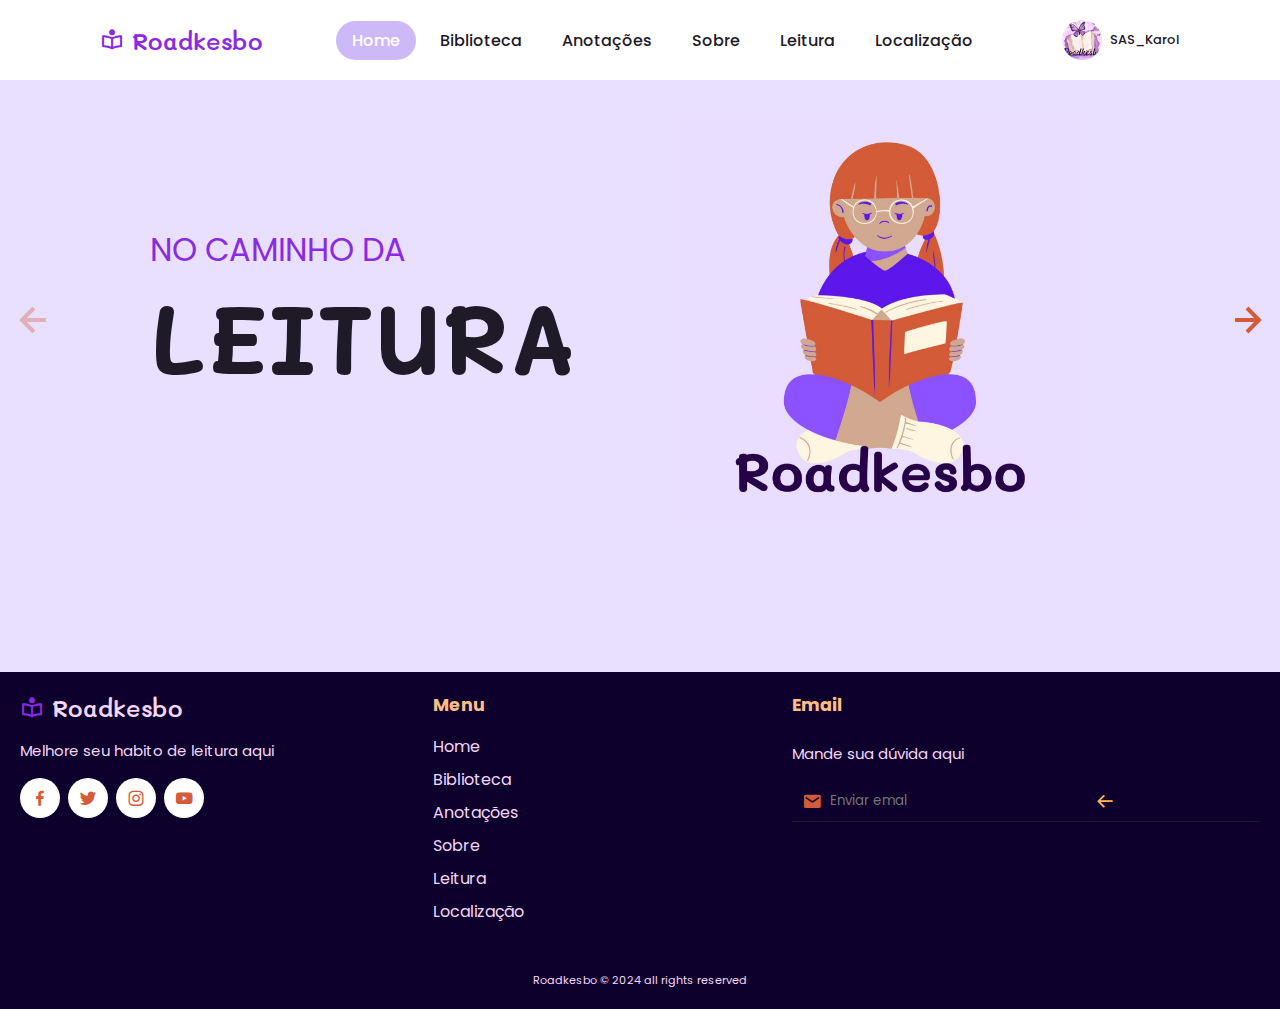
<file: RoadkesboA2/Index.html>
<!DOCTYPE html>
<html lang="en">
<head>
    <meta charset="UTF-8">
    <meta name="viewport" content="width=device-width, initial-scale=1.0">
    <title>Página Incial</title>
    <link rel="stylesheet" href="styleIndex.css">
    <link rel="icon" type="image/x-icon" href="./Imagens/Favicon.png">
    
</head>
<body>
    <!-- Navbar -->
    <header>
        <a href="./Index.html" class="logo"><i class='bx bx-book-reader'></i>Roadkesbo</a>
        <!-- icone menu -->
        <div class="bx bx-menu" id="menu-icon"></div>
        <!-- lista nav -->
        <ul class="navbar">
            <li><a href="#home" class="home-active">Home</a></li>
            <li><a href="./Páginas/Biblioteca.html">Biblioteca</a></li>
            <li><a href="./Páginas/Anotacoes.html">Anotações</a></li>
            <li><a href="./Páginas/Sobre.html">Sobre</a></li>
            <li><a href="./Páginas/Leitura.html">Leitura</a></li>
            <li><a href="./Páginas/Local.html">Localização</a></li>
        </ul>
        <!-- Perfil -->
        <div class="perfil">
            <img src="Imagens/Roadkesbo.jpg" alt="">
            <span>SAS_Karol</span>
        </div>
    </header>
    <!-- Home -->
    <section class="home swiper" id="home">
        <div class="swiper-wrapper">
            <!-- Slide 1 -->
            <div class="swiper-slide container">
                <div class="home-text">
                    <span>No caminho da</span>
                    <h1>LEITURA</h1>
                </div>
                <img src="Imagens/RoadkesboConta.jpg" alt="">
            </div>
            <!-- Slide 2 -->
            <div class="swiper-slide container">
                    <div class="home-text">
                        <span>Descubra os melhores</span>
                        <h1>Livros</h1>
                        <a href="./Páginas/Biblioteca.html" class="btn">Acessar<i class='bx bx-right-arrow-alt' ></i></a>
                    </div>
                <img src="Imagens/Livros.png" alt="">
            </div>
            <!-- Slide 3 -->
                <div class="swiper-slide container">
                    <div class="home-text">
                        <span>Faça as melhores</span>
                        <h1>Anotações</h1>
                        <a href="./Páginas/Anotacoes.html" class="btn">Acessar<i class='bx bx-right-arrow-alt' ></i></a>
                    </div>
                <img src="Imagens/Anotações.png" alt="">
            </div>
        </div>
        <div class="swiper-button-next"><i class='bx bx-right-arrow-alt' undefined ></i></div>
        <div class="swiper-button-prev"><i class='bx bx-left-arrow-alt'></i></div> 
    </section>

    <!-- footer -->
    <section class="footer" id="footer">
        <div class="footer-box">
            <a href="./Index.html" class="logo"><i class='bx bx-book-reader'></i>Roadkesbo</a>
            <p>Melhore seu habito de leitura aqui</p>
            <div class="social">
                <a href="https://www.facebook.com/"><i class='bx bxl-facebook'></i></a>
                <a href="https://x.com/ "><i class='bx bxl-twitter'></i></a>
                <a href="https://www.instagram.com/"><i class='bx bxl-instagram'></i></a>
                <a href="https://www.youtube.com/"><i class='bx bxl-youtube'></i></a>
            </div>
        </div>
        <div class="footer-box">
            <h2>Menu</h2>
            <a href="./Index.html">Home</a>
            <a href="./Páginas/Biblioteca.html">Biblioteca</a>
            <a href="./Páginas/Anotacoes.html">Anotações</a>
            <a href="./Páginas/Sobre.html">Sobre</a>
            <a href="./Páginas/Leitura.html">Leitura</a>
            <a href="./Páginas/Local.html">Localização</a>
        </div>
        <div class="footer-box">
            <h2>Email</h2>
            <p>Mande sua dúvida aqui</p>
            <form action="">
                <i class='bx bxs-envelope' ></i>
                <input type="email" name="" id="" placeholder="Enviar emal">
                <i class='bx bx-arrow-back'></i>
            </form>
        </div>
    </section>

    <!-- Copyright -->
    <div class="copyright">
        <p>Roadkesbo © 2024 all rights reserved</p>
    </div>

    <!-- Swiper js -->
    <script src="https://unpkg.com/swiper/swiper-bundle.min.js"></script>
    <!-- Link js -->
    <script src="main.js"></script>

    

    
</body>
</html>
</file>
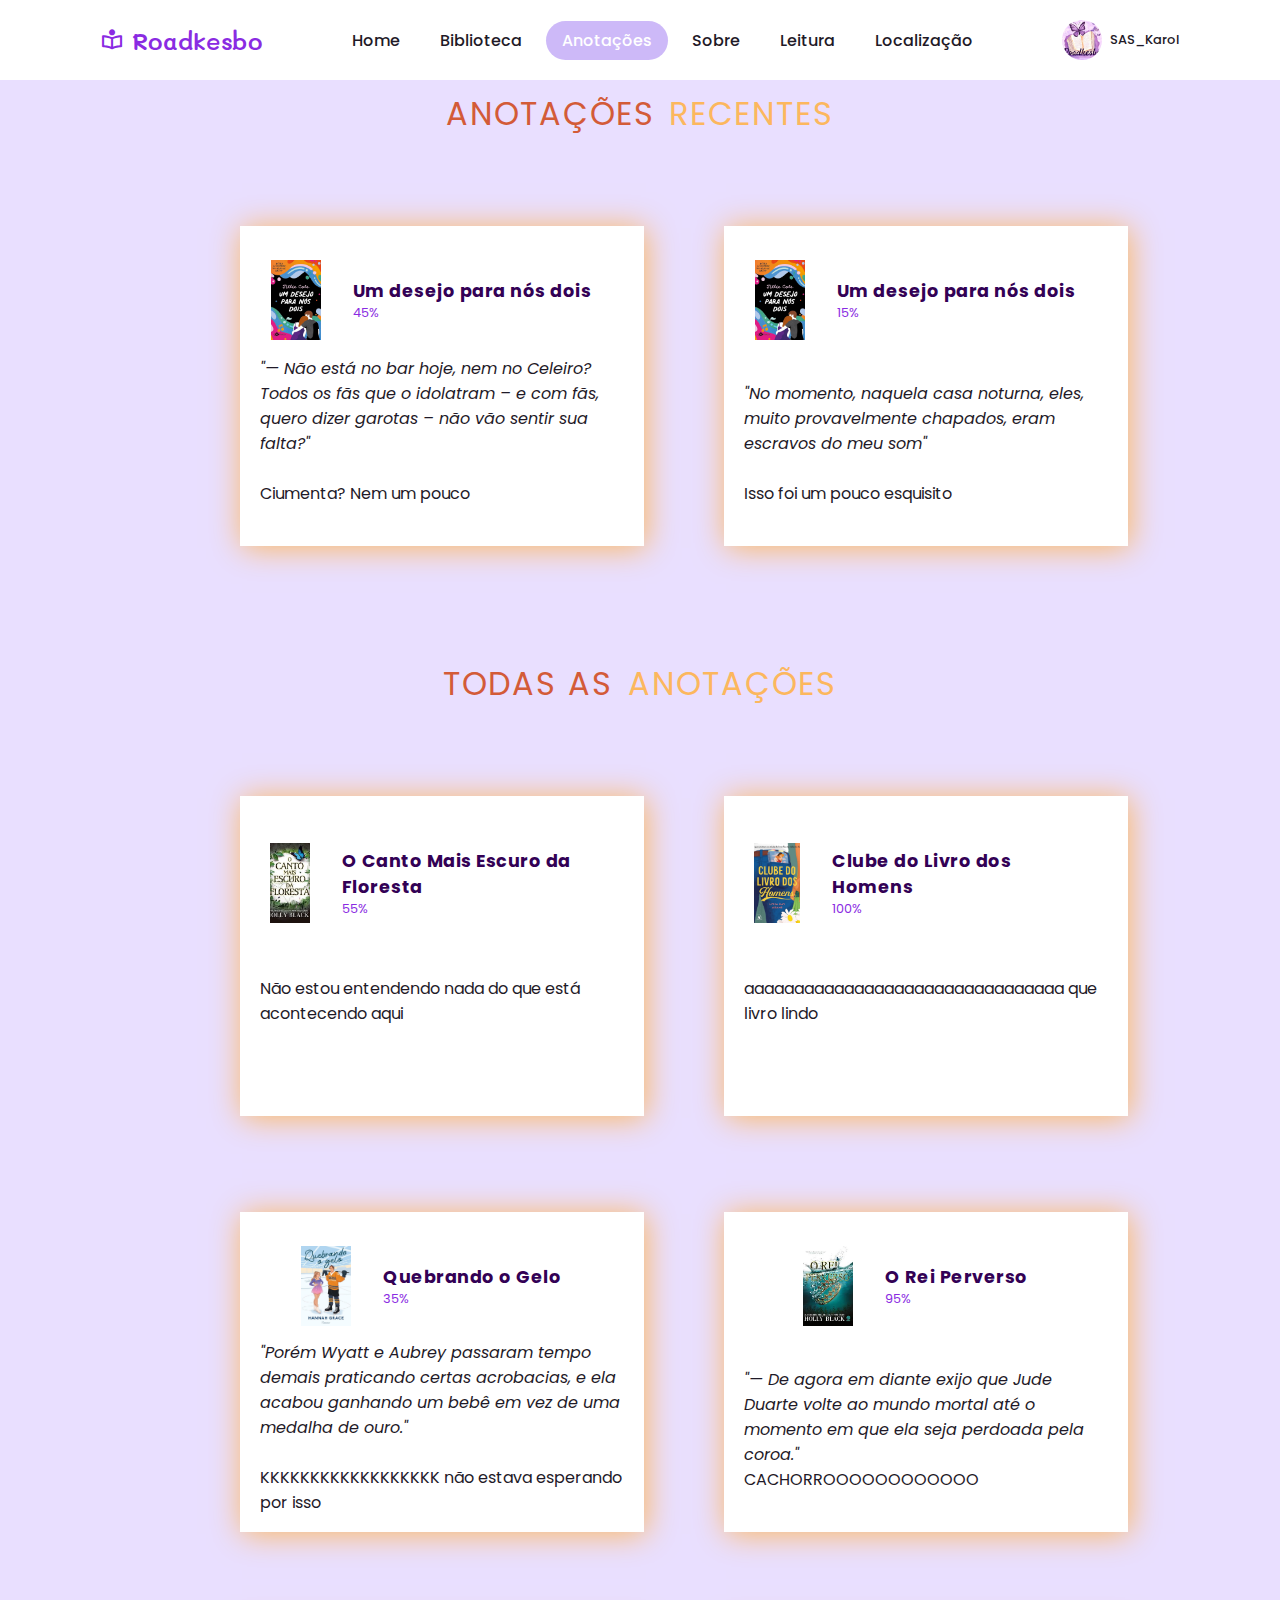
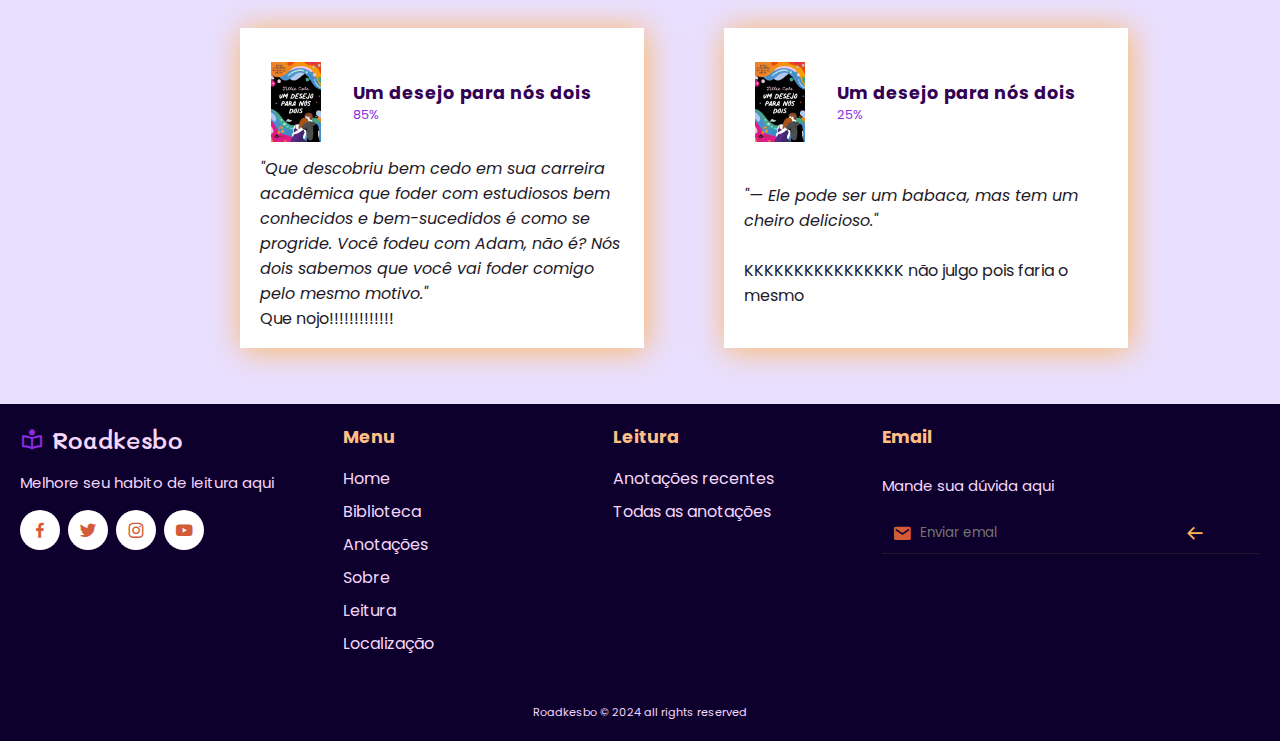
<file: RoadkesboA2/Páginas/Anotacoes.html>
<!DOCTYPE html>
<html lang="en">
<head>
    <meta charset="UTF-8">
    <meta name="viewport" content="width=device-width, initial-scale=1.0">
    <title>Anotações</title>
    <link rel="stylesheet" href="../Estilos/StyleAnot.css">
    <link rel="icon" type="image/x-icon" href="../Imagens/Favicon.png">
</head>
<body>
    <header>
        <a href="../Index.html" class="logo"><i class='bx bx-book-reader'></i>Roadkesbo</a>
        <!-- icone menu -->
        <div class="bx bx-menu" id="menu-icon"></div>
        <!-- lista nav -->
        <ul class="navbar">
            <li><a href="../Index.html">Home</a></li>
            <li><a href="../Páginas/Biblioteca.html">Biblioteca</a></li>
            <li><a href="../Páginas/Anotacoes.html" class="anot-active">Anotações</a></li>
            <li><a href="../Páginas/Sobre.html">Sobre</a></li>
            <li><a href="../Páginas/Leitura.html">Leitura</a></li>
            <li><a href="../Páginas/Local.html">Localização</a></li>
        </ul>
        <!-- Perfil -->
        <div class="perfil">
            <img src="../Imagens/Roadkesbo.jpg" alt="">
            <span>SAS_Karol</span>
        </div>
    </header>
    <div class="anot-heading" id="anotrecente">
        <span>Anotações </span>
        <p>Recentes</p>
    </div>
    <section class="anots">
        <div class="anot-box-container">
            <div class="box-top">
                <div class="livro">
                    <div class="livro-img">
                        <img src="../Imagens/UDPND.jpg"/>
                    </div>
                    <div class="livro-nome">
                        <strong>Um desejo para nós dois</strong>
                        <span>45%</span>
                    </div>
                </div>
                <div class="reviews">
                    <p>
                        <i>"— Não está no bar hoje, nem no Celeiro? Todos os fãs que o idolatram – e com fãs, quero dizer garotas – não vão sentir sua falta?"</i>
                        <br />
                        <br />
                        Ciumenta? Nem um pouco
                    </p>
                </div>
            </div>
        </div>
        <div class="anot-box-container">
            <div class="box-top">
                <div class="livro">
                    <div class="livro-img">
                        <img src="../Imagens/UDPND.jpg"/>
                    </div>
                    <div class="livro-nome">
                        <strong>Um desejo para nós dois</strong>
                        <span>15%</span>
                    </div>
                </div>
                <div class="reviews">
                    <p>
                        <i>"No momento, naquela casa noturna, eles, muito provavelmente chapados, eram escravos do meu som"</i>
                        <br />
                        <br />
                        Isso foi um pouco esquisito
                    </p>
                </div>
            </div>
        </div>
    </section>
    <div class="anot-heading" id="todasanot">
        <span>Todas as</span>
        <p>Anotações</p>
    </div>
        <section class="anots">
            <div class="anot-box-container">
                <div class="box-top">
                    <div class="livro">
                        <div class="livro-img">
                            <img src="../Imagens/OCMEF.jpg"/>
                        </div>
                        <div class="livro-nome">
                            <strong>O Canto Mais Escuro da Floresta</strong>
                            <span>55%</span>
                        </div>
                    </div>
                    <div class="reviews">
                        <p>
                            Não estou entendendo nada do que está acontecendo aqui
                        </p>
                        <br />
                        <br />
                    </div>
                </div>
            </div>
            <div class="anot-box-container">
                <div class="box-top">
                    <div class="livro">
                        <div class="livro-img">
                            <img src="../Imagens/CLH.jpg"/>
                        </div>
                        <div class="livro-nome">
                            <strong>Clube do Livro dos Homens</strong>
                            <span>100%</span>
                        </div>
                    </div>
                    <div class="reviews">
                        <p>
                            aaaaaaaaaaaaaaaaaaaaaaaaaaaaaaaa que livro lindo
                        </p>
                        <br />
                        <br />
                    </div>
                </div>
            </div>
        </section>
        <section class="anots">
            <div class="anot-box-container">
                <div class="box-top">
                    <div class="livro">
                        <div class="livro-img">
                            <img src="../Imagens/QG.jpg"/>
                        </div>
                        <div class="livro-nome">
                            <strong>Quebrando o Gelo</strong>
                            <span>35%</span>
                        </div>
                    </div>
                    <div class="reviews">
                        <p>
                            <i>"Porém Wyatt e Aubrey passaram tempo demais praticando certas acrobacias, e ela acabou ganhando um bebê em vez de uma medalha de ouro."</i>
                            <br />
                            <br />
                            KKKKKKKKKKKKKKKKKK não estava esperando por isso
                        </p>
                    </div>
                </div>
            </div>
            <div class="anot-box-container">
                <div class="box-top">
                    <div class="livro">
                        <div class="livro-img">
                            <img src="../Imagens/ORP.jpg"/>
                        </div>
                        <div class="livro-nome">
                            <strong>O Rei Perverso</strong>
                            <span>95%</span>
                        </div>
                    </div>
                    <div class="reviews">
                        <p>
                            <i>"— De agora em diante exijo que Jude Duarte volte ao mundo mortal até o momento em que ela seja perdoada pela coroa."</i>
                            <br />
                            CACHORROOOOOOOOOOOO
                        </p>
                    </div>
                </div>
            </div>
        </section>
        <section class="anots">
            <div class="anot-box-container">
                <div class="box-top">
                    <div class="livro">
                        <div class="livro-img">
                            <img src="../Imagens/UDPND.jpg"/>
                        </div>
                        <div class="livro-nome">
                            <strong>Um desejo para nós dois</strong>
                            <span>85%</span>
                        </div>
                    </div>
                    <div class="reviews">
                        <p>
                            <i>"Que descobriu bem cedo em sua carreira  acadêmica  que  foder  com  estudiosos  bem  conhecidos  e  bem-sucedidos  é  como  se  progride.  Você  fodeu  com  Adam,  não  é?  Nós  dois sabemos que você vai foder comigo pelo mesmo motivo."</i>
                            <br />
                            Que nojo!!!!!!!!!!!!!
                        </p>
                    </div>
                </div>
            </div>
            <div class="anot-box-container">
                <div class="box-top">
                    <div class="livro">
                        <div class="livro-img">
                            <img src="../Imagens/UDPND.jpg"/>
                        </div>
                        <div class="livro-nome">
                            <strong>Um desejo para nós dois</strong>
                            <span>25%</span>
                        </div>
                    </div>
                    <div class="reviews">
                        <p>
                            <i>"— Ele pode ser um babaca, mas tem um cheiro delicioso."</i>
                            <br />
                            <br />
                            KKKKKKKKKKKKKKKK não julgo pois faria o mesmo
                        </p>
                    </div>
                </div>
            </div>
        </section>
<!-- footer -->
<section class="footer" id="footer">
    <div class="footer-box">
        <a href="../Index.html" class="logo"><i class='bx bx-book-reader'></i>Roadkesbo</a>
        <p>Melhore seu habito de leitura aqui</p>
        <div class="social">
            <a href="https://www.facebook.com/"><i class='bx bxl-facebook'></i></a>
            <a href="https://x.com/ "><i class='bx bxl-twitter'></i></a>
            <a href="https://www.instagram.com/"><i class='bx bxl-instagram'></i></a>
            <a href="https://www.youtube.com/"><i class='bx bxl-youtube'></i></a>
        </div>
    </div>
    <div class="footer-box">
        <h2>Menu</h2>
        <a href="../Index.html">Home</a>
        <a href="../Páginas/Biblioteca.html">Biblioteca</a>
        <a href="../Páginas/Anotacoes.html">Anotações</a>
        <a href="../Páginas/Sobre.html">Sobre</a>
        <a href="../Páginas/Leitura.html">Leitura</a>
        <a href="../Páginas/Local.html">Localização</a>
    </div>
    <div class="footer-box">
        <h2>Leitura</h2>
        <a href="#anotrecente">Anotações recentes</a>
        <a href="#todasanot">Todas as anotações</a>
    </div>
    <div class="footer-box">
        <h2>Email</h2>
        <p>Mande sua dúvida aqui</p>
        <form action="">
            <i class='bx bxs-envelope' ></i>
            <input type="email" name="" id="" placeholder="Enviar emal">
            <i class='bx bx-arrow-back'></i>
        </form>
    </div>
</section>

<!-- Copyright -->
<div class="copyright">
    <p>Roadkesbo © 2024 all rights reserved</p>
</div>

<!-- Swiper js -->
<script src="https://unpkg.com/swiper/swiper-bundle.min.js"></script>
<!-- Link js -->
<script src="../JS/BiblioJS.js"></script>
</body>
</html>
</file>
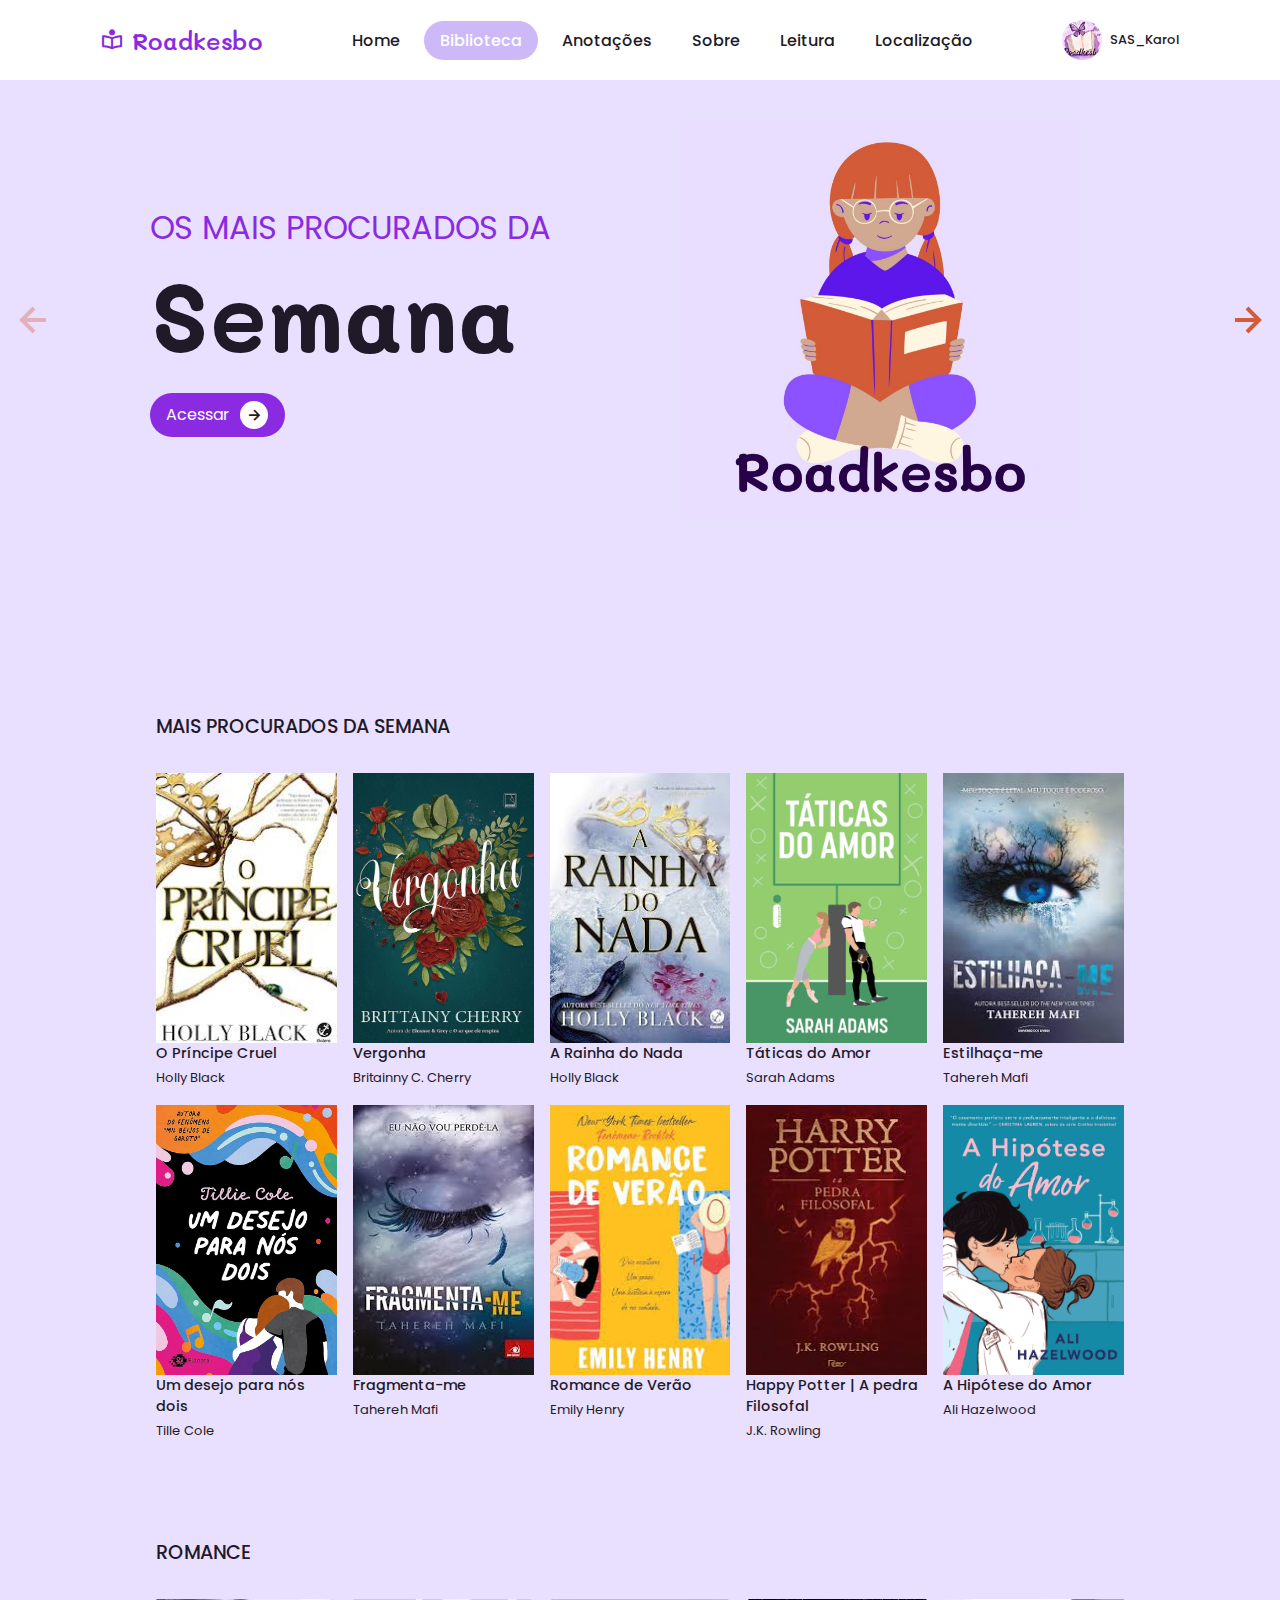
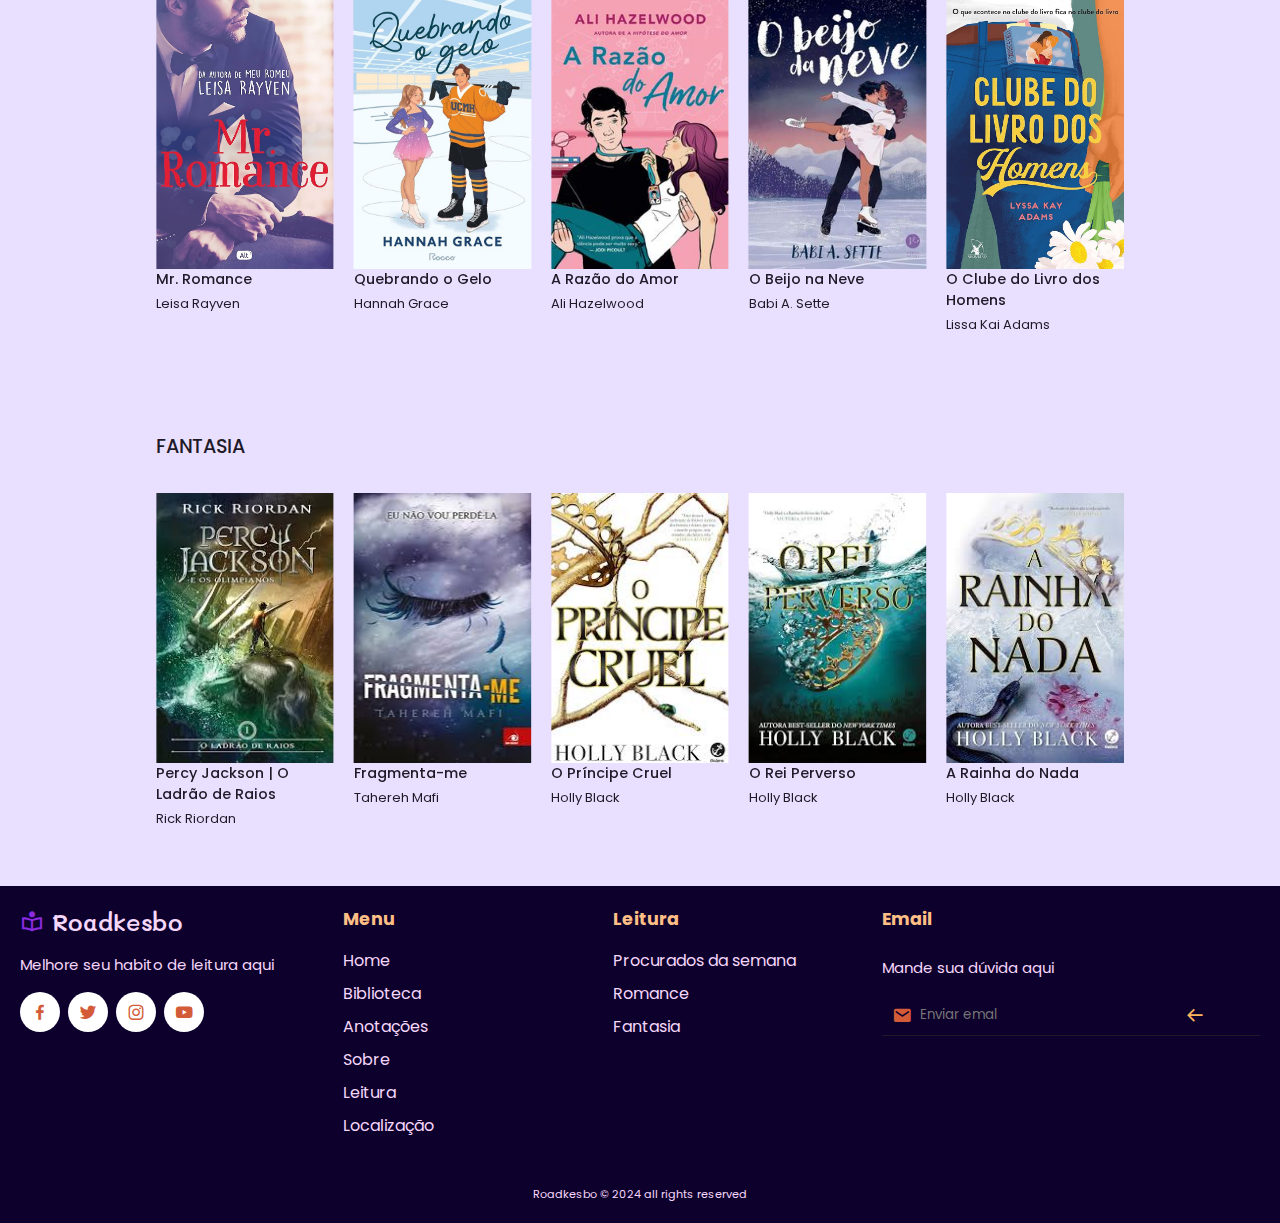
<file: RoadkesboA2/Páginas/Biblioteca.html>
<!DOCTYPE html>
<html lang="en">
<head>
    <meta charset="UTF-8">
    <meta name="viewport" content="width=device-width, initial-scale=1.0">
    <title>Biblioteca</title>
    <link rel="stylesheet" href="../Estilos/StyleBiblio.css">
    <link rel="icon" type="image/x-icon" href="../Imagens/Favicon.png">
</head>
<body>
    <header>
        <a href="../Index.html" class="logo"><i class='bx bx-book-reader'></i>Roadkesbo</a>
        <!-- icone menu -->
        <div class="bx bx-menu" id="menu-icon"></div>
        <!-- lista nav -->
        <ul class="navbar">
            <li><a href="../Index.html">Home</a></li>
            <li><a href="../Páginas/Biblioteca.html" class="biblioteca-active">Biblioteca</a></li>
            <li><a href="../Páginas/Anotacoes.html">Anotações</a></li>
            <li><a href="../Páginas/Sobre.html">Sobre</a></li>
            <li><a href="../Páginas/Leitura.html">Leitura</a></li>
            <li><a href="../Páginas/Local.html">Localização</a></li>
        </ul>
        <!-- Perfil -->
        <div class="perfil">
            <img src="../Imagens/Roadkesbo.jpg" alt="">
            <span>SAS_Karol</span>
        </div>
    </header>
    <!-- biblioteca -->
    <section class="home swiper" id="home">
        <div class="swiper-wrapper">
            <!-- Slide 1 -->
            <div class="swiper-slide container">
                <div class="home-text">
                    <span>Os mais procurados da</span>
                    <h1>Semana</h1>
                    <a href="#livrosPop" class="btn">Acessar<i class='bx bx-right-arrow-alt' ></i></a>
                </div>
            <img src="../Imagens/RoadkesboConta.jpg" alt="">
            </div>
            <!-- Slide 2 -->
            <div class="swiper-slide container">
                    <div class="home-text">
                        <span>Se apaixone com os</span>
                        <h1>Romances</h1>
                        <a href="#livrosRom" class="btn">Acessar<i class='bx bx-right-arrow-alt' ></i></a>
                    </div>
                <img src="../Imagens/Romance.png" alt="">
            </div>
            <!-- Slide 3 -->
                <div class="swiper-slide container">
                    <div class="home-text">
                        <span>Fuja da realidade com</span>
                        <h1>Fantasia</h1>
                        <a href="#livrosFan" class="btn">Acessar<i class='bx bx-right-arrow-alt' ></i></a>
                    </div>
                <img src="../Imagens/Fantasia.png" alt="">
            </div>
        </div>
        
        <div class="swiper-button-next"><i class='bx bx-right-arrow-alt' undefined ></i></div>
        <div class="swiper-button-prev"><i class='bx bx-left-arrow-alt'></i></div> 
    </section>

    <!-- Livros -->
    <section class="livrosPop" id="livrosPop">
        <h2 class="heading">Mais procurados da semana</h2>
        <!-- Livros Container -->
        <div class="livrosPop-container">
        <!-- Box 1 -->
        <div class="box">
            <div class="box-img">
                <img src="../Imagens/OPC.jpg" alt="">
            </div>
            <h3>O Príncipe Cruel</h3>
            <span>Holly Black</span>
        </div>
        <!-- Box 2 -->
        <div class="box">
            <div class="box-img">
                <img src="../Imagens/Verg.jpg" alt="">
                </div>
            <h3>Vergonha</h3>
            <span>Britainny C. Cherry</span>
        </div>
        <!-- Box 3 -->
        <div class="box">
            <div class="box-img">
                <img src="../Imagens/ARN.jpg" alt="">
            </div>
            <h3>A Rainha do Nada</h3>
            <span>Holly Black</span>
        </div>
        <!-- Box 4 -->
        <div class="box">
            <div class="box-img">
                <img src="../Imagens/TatAmor.png" alt="">
            </div>
            <h3>Táticas do Amor</h3>
            <span>Sarah Adams</span>
        </div>
        <!-- Box 5 -->
        <div class="box">
            <div class="box-img">
                <img src="../Imagens/Est-me.jpg" alt="">
            </div>
            <h3>Estilhaça-me</h3>
            <span>Tahereh Mafi</span>
        </div>
        <!-- Box 6 -->
        <div class="box">
            <div class="box-img">
                <img src="../Imagens/UDPND.jpg" alt="">
            </div>
            <h3>Um desejo para nós dois</h3>
            <span>Tille Cole</span>
        </div>
        <!-- Box 7 -->
        <div class="box">
            <div class="box-img">
                <img src="../Imagens/Frag-me.jpg" alt="">
            </div>
            <h3>Fragmenta-me</h3>
            <span>Tahereh Mafi</span>
        </div>
        <!-- Box 8 -->
        <div class="box">
            <div class="box-img">
                <img src="../Imagens/RomVer.jpg" alt="">
            </div>
            <h3>Romance de Verão</h3>
            <span>Emily Henry</span>
        </div>
        <!-- Box 9 -->
        <div class="box">
            <div class="box-img">
                <img src="../Imagens/HP.jpg" alt="">
            </div>
            <h3>Happy Potter | A pedra Filosofal</h3>
            <span>J.K. Rowling</span>
        </div>
        <!-- Box 10 -->
        <div class="box">
            <div class="box-img">
                <img src="../Imagens/AHDA.jpg" alt="">
            </div>
            <h3>A Hipótese do Amor</h3>
            <span>Ali Hazelwood</span>
        </div>
    </div>
    </section>
    <!-- Romance -->
    <section class="livrosRom" id="livrosRom">
        <h2 class="heading">Romance</h2>
        <div class="livros-container swiper">
            <div class="swiper-wrapper">
            <!-- Box 1 -->
            <div class="swiper-slide box">
                <div class="box-img">
                    <img src="../Imagens/ARDA.jpg" alt="">
                </div>
                <h3>A Razão do Amor</h3>
                <span>Ali Hazelwood</span>
            </div>
            
            <!-- Box 2 -->
            <div class="swiper-slide box">
                <div class="box-img">
                    <img src="../Imagens/BeijNeve.jpg" alt="">
                </div>
                <h3>O Beijo na Neve</h3>
                <span>Babi A. Sette</span>
            </div>
            <!-- Box 3 -->
            <div class="swiper-slide box">
                <div class="box-img">
                    <img src="../Imagens/CLH.jpg" alt="">
                </div>
                <h3>O Clube do Livro dos Homens</h3>
                <span>Lissa Kai Adams</span>
            </div>
            <!-- Box 4 -->
            <div class="swiper-slide box">
                <div class="box-img">
                    <img src="../Imagens/AHDA.jpg" alt="">
                </div>
                <h3>A Hipótese do Amor</h3>
                <span>Ali Hazelwood</span>
            </div>
            <!-- Box 5 -->
            <div class="swiper-slide box">
                <div class="box-img">
                    <img src="../Imagens/Verg.jpg" alt="">
                </div>
                <h3>Vergonha</h3>
                <span>Britainny C. Cherry</span>
            </div>
            <!-- Box 6 -->
            <div class="swiper-slide box">
                <div class="box-img">
                    <img src="../Imagens/UMFF.jpg" alt="">
                </div>
                <h3>Um Milhão de Finais Felizes</h3>
                <span>Vitor Martins</span>
            </div>
            <!-- Box 7 -->
            <div class="swiper-slide box">
                <div class="box-img">
                    <img src="../Imagens/TTOU.jpg" alt="">
                </div>
                <h3>The Two Of Us</h3>
                <span>Taylor Torres</span>
            </div>
            <!-- Box 8 -->
            <div class="swiper-slide box">
                <div class="box-img">
                    <img src="../Imagens/UDPND.jpg" alt="">
                </div>
                <h3>Um desejo para nós dois</h3>
                <span>Tille Cole</span>
            </div>
            <!-- Box 9 -->
            <div class="swiper-slide box">
                <div class="box-img">
                    <img src="../Imagens/teto-para-dois.jpg" alt="">
                </div>
                <h3>Teto Para Dois</h3>
                <span>Beth O'leary</span>
            </div>
            <!-- Box 10 -->
            <div class="swiper-slide box">
                <div class="box-img">
                    <img src="../Imagens/TatAmor.png" alt="">
                </div>
                <h3>Táticas do Amor</h3>
                <span>Sarah Adams</span>
            </div>
            <!-- Box 11 -->
            <div class="swiper-slide box">
                <div class="box-img">
                    <img src="../Imagens/RomVer.jpg" alt="">
                </div>
                <h3>Romance de Verão</h3>
                <span>Emily Henry</span>
            </div>
            <!-- Box 12 -->
            <div class="swiper-slide box">
                <div class="box-img">
                    <img src="../Imagens/MissRom.jpg" alt="">
                </div>
                <h3>Missão Romance</h3>
                <span>Lissa Kai Adams</span>
            </div>
            <!-- Box 13 -->
            <div class="swiper-slide box">
                <div class="box-img">
                    <img src="../Imagens/MrRom.jpg" alt="">
                </div>
                <h3>Mr. Romance</h3>
                <span>Leisa Rayven</span>
            </div>
            <!-- Box 14 -->
            <div class="swiper-slide box">
                <div class="box-img">
                    <img src="../Imagens/QG.jpg" alt="">
                </div>
                <h3>Quebrando o Gelo</h3>
                <span>Hannah Grace</span>
            </div>
        </div>
    </div>

    </section>
    <!-- Fantasia -->
    <section class="livrosFan" id="livrosFan">
        <h2 class="heading">Fantasia</h2>
        <div class="livros-container swiper">
            <div class="swiper-wrapper">
            <!-- Box 1 -->
            <div class="swiper-slide box">
                <div class="box-img">
                    <img src="../Imagens/OPC.jpg" alt="">
                </div>
                <h3>O Príncipe Cruel</h3>
                <span>Holly Black</span>
            </div>
            <!-- Box 2 -->
            <div class="swiper-slide box">
                <div class="box-img">
                        <img src="../Imagens/ORP.jpg" alt="">
                    </div>
                <h3>O Rei Perverso</h3>
                <span>Holly Black</span>
            </div>
            <!-- Box 3 -->
            <div class="swiper-slide box">
                <div class="box-img">
                    <img src="../Imagens/ARN.jpg" alt="">
                </div>
                <h3>A Rainha do Nada</h3>
                <span>Holly Black</span>
            </div>
            <!-- Box 4 -->
            <div class="swiper-slide box">
                <div class="box-img">
                    <img src="../Imagens/OCMEF.jpg" alt="">
                </div>
                <h3>O Canto Mais Escuro da Floresta</h3>
                <span>Holly Black</span>
            </div>
            <!-- Box 5 -->
            <div class="swiper-slide box">
                <div class="box-img">
                    <img src="../Imagens/Est-me.jpg" alt="">
                </div>
                <h3>Estilhaça-me</h3>
                <span>Tahereh Mafi</span>
            </div>
            <!-- Box 6 -->
            <div class="swiper-slide box">
                <div class="box-img">
                    <img src="../Imagens/Lib-me.jpg" alt="">
            </div>
                <h3>Liberta-me</h3>
                <span>Tahereh Mafi</span>
            </div>
            <!-- Box 7 -->
            <div class="swiper-slide box">
                <div class="box-img">
                    <img src="../Imagens/Inc-me.jpg" alt="">
                </div>
                <h3>Incendeia-me</h3>
                <span>Tahereh Mafi</span>
            </div>
            <!-- Box 8 -->
            <div class="swiper-slide box">
                <div class="box-img">
                    <img src="../Imagens/HP.jpg" alt="">
                </div>
                <h3>Happy Potter | A pedra Filosofal</h3>
                <span>J.K. Rowling</span>
            </div>
            <!-- Box 9 -->
            <div class="swiper-slide box">
                <div class="box-img">
                    <img src="../Imagens/PJ.jpg" alt="">
                </div>
                <h3>Percy Jackson | O Ladrão de Raios</h3>
                <span>Rick Riordan</span>
            </div>
            <!-- Box 10 -->
            <div class="swiper-slide box">
                <div class="box-img">
                    <img src="../Imagens/Frag-me.jpg" alt="">
                </div>
                <h3>Fragmenta-me</h3>
                <span>Tahereh Mafi</span>
            </div>
        </div>
    </div>

    </section>
    <!-- footer -->
    <section class="footer" id="footer">
        <div class="footer-box">
            <a href="../Index.html" class="logo"><i class='bx bx-book-reader'></i>Roadkesbo</a>
            <p>Melhore seu habito de leitura aqui</p>
            <div class="social">
                <a href="https://www.facebook.com/"><i class='bx bxl-facebook'></i></a>
                <a href="https://x.com/ "><i class='bx bxl-twitter'></i></a>
                <a href="https://www.instagram.com/"><i class='bx bxl-instagram'></i></a>
                <a href="https://www.youtube.com/"><i class='bx bxl-youtube'></i></a>
            </div>
        </div>
        <div class="footer-box">
            <h2>Menu</h2>
            <a href="../Index.html">Home</a>
            <a href="../Páginas/Biblioteca.html">Biblioteca</a>
            <a href="../Páginas/Anotacoes.html">Anotações</a>
            <a href="../Páginas/Sobre.html">Sobre</a>
            <a href="../Páginas/Leitura.html">Leitura</a>
            <a href="../Páginas/Local.html">Localização</a>
        </div>
        <div class="footer-box">
            <h2>Leitura</h2>
            <a href="#livrosPop">Procurados da semana</a>
            <a href="#livrosRom">Romance</a>
            <a href="#livrosFan">Fantasia</a>
        </div>
        <div class="footer-box">
            <h2>Email</h2>
            <p>Mande sua dúvida aqui</p>
            <form action="">
                <i class='bx bxs-envelope' ></i>
                <input type="email" name="" id="" placeholder="Enviar emal">
                <i class='bx bx-arrow-back'></i>
            </form>
        </div>
    </section>

    <!-- Copyright -->
    <div class="copyright">
        <p>Roadkesbo © 2024 all rights reserved</p>
    </div>

    <!-- Swiper js -->
    <script src="https://unpkg.com/swiper/swiper-bundle.min.js"></script>
    <!-- Link js -->
    <script src="../JS/BiblioJS.js"></script>
</body>
</html>
</file>
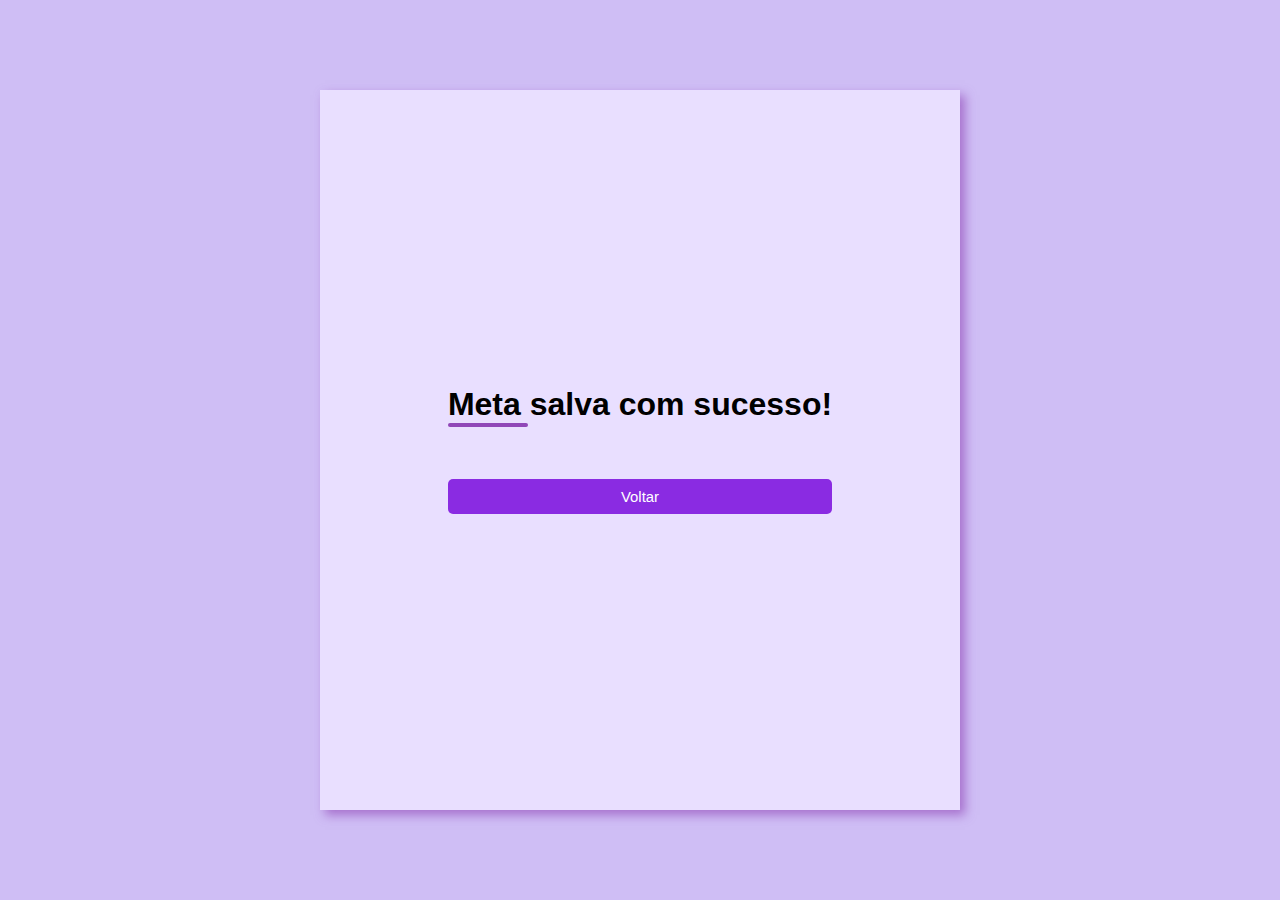
<file: RoadkesboA2/Páginas/Conta.html>
<!DOCTYPE html>
<html lang="en">
<head>
    <meta charset="UTF-8">
    <meta name="viewport" content="width=device-width, initial-scale=1.0">
    <title>Perfil</title>
    <link rel="stylesheet" type="text/css" href="../Estilos/StyleConta.css">
    <link rel="icon" type="image/x-icon" href="../Imagens/Favicon.png">
</head>
<body id="Conta">
    <div class="Corpo">
        <div class="container">
            <div class="form-image">
                <img src="../Imagens/RoadkesboConta.jpg">
            </div>
            <div class="form">
                <form action="../Index.html" method="post" enctype="multipart/form-data">
                    <div class="form-header">
                        <div class="title">
                            <h1>Meta salva com sucesso!</h1>
                        </div>
                    </div>
                    <div class="continue-button">
                        <button><a>Voltar</a> </button>
                    </div>
                </form>
            </div>
        </div>
    </div>
</body>
</html>
</file>
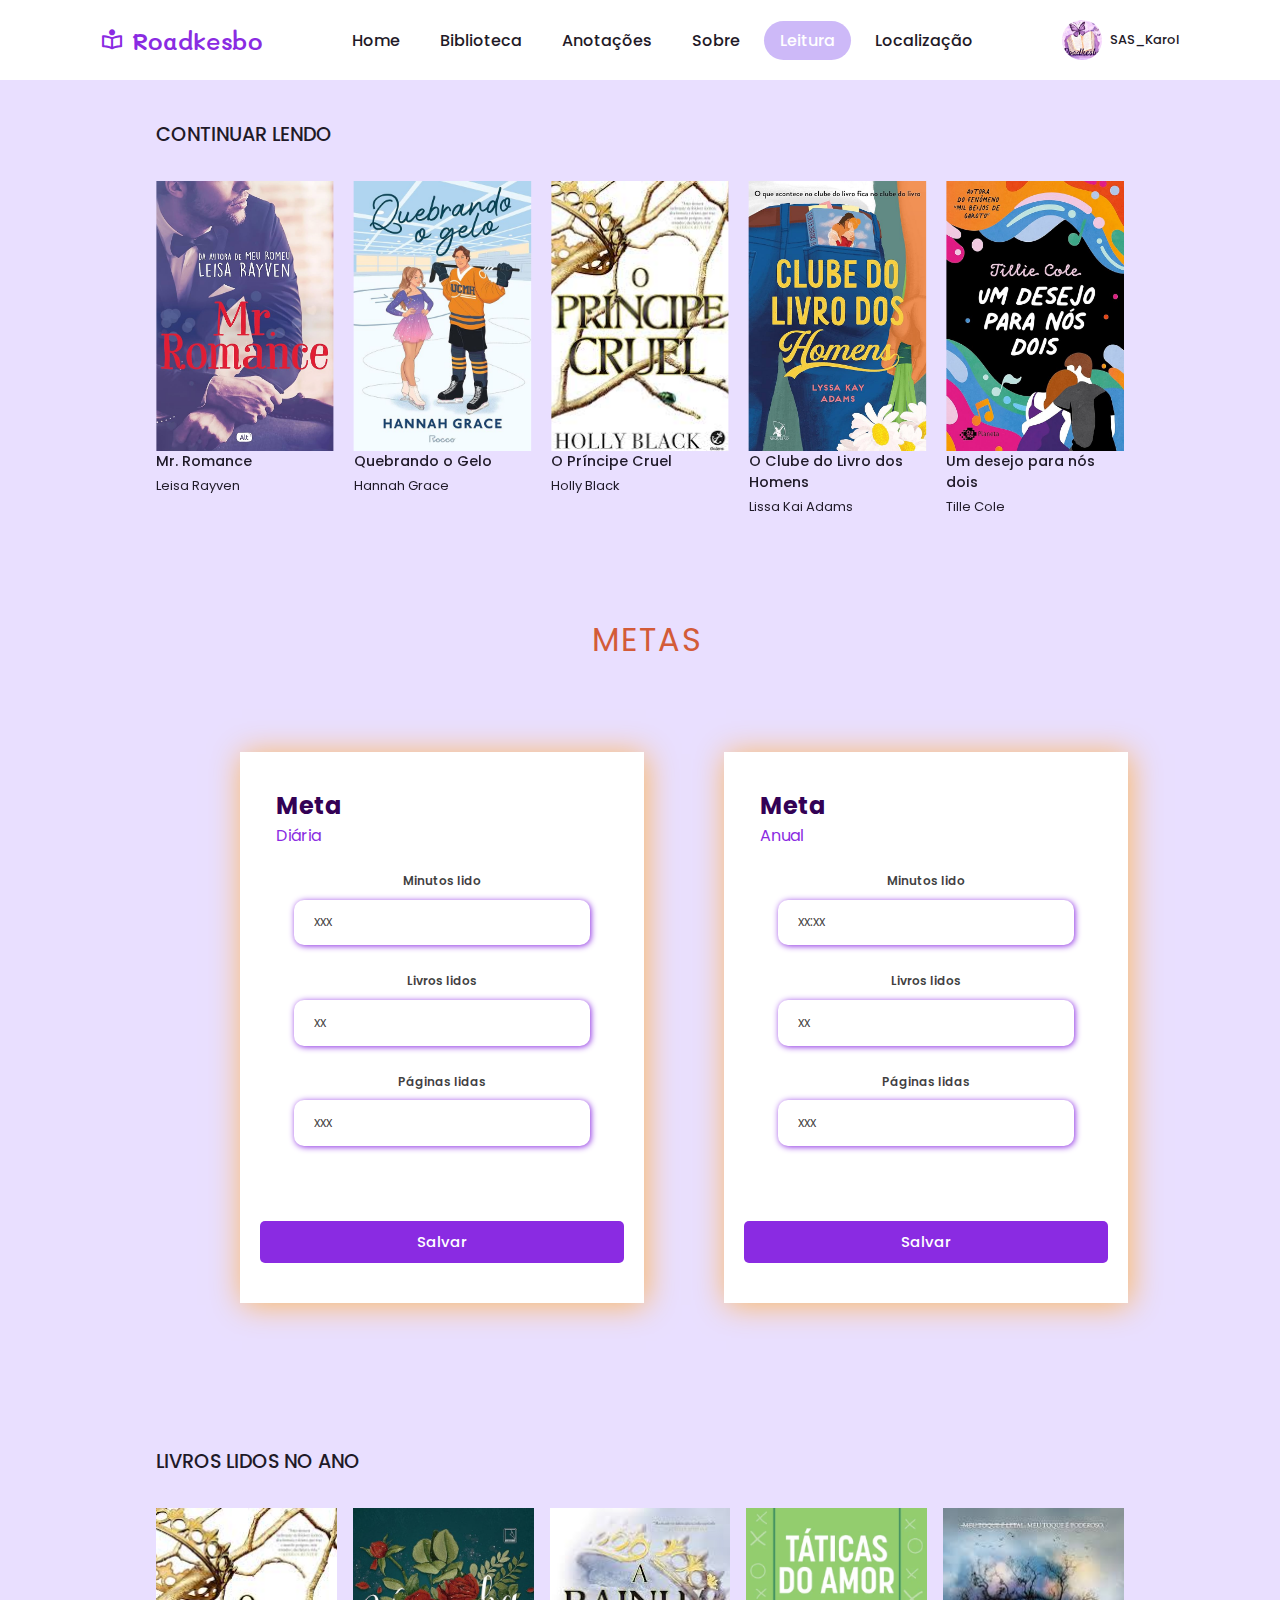
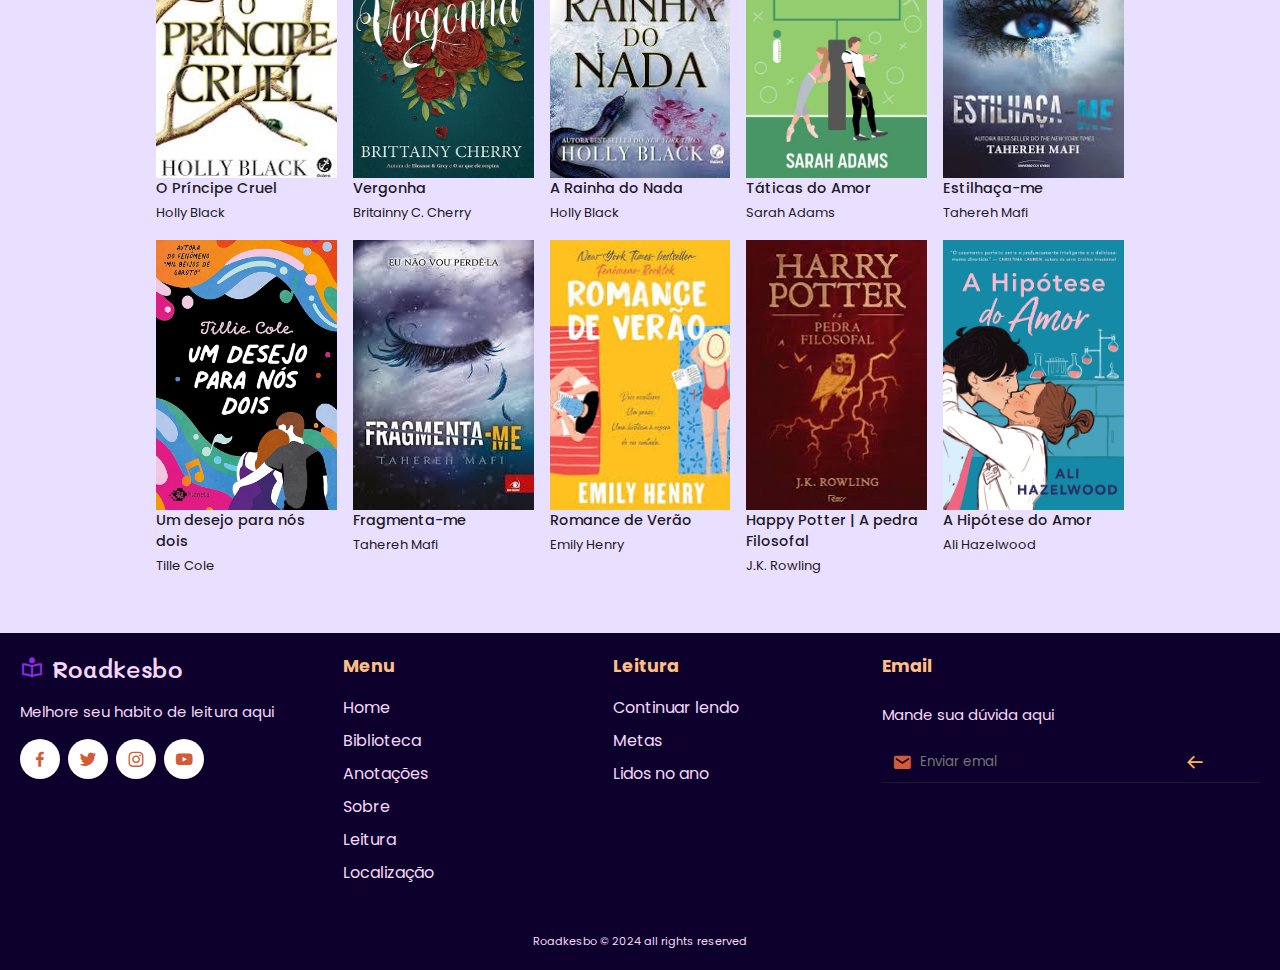
<file: RoadkesboA2/Páginas/Leitura.html>
<!DOCTYPE html>
<html lang="en">
<head>
    <meta charset="UTF-8">
    <meta name="viewport" content="width=device-width, initial-scale=1.0">
    <title>Leitura</title>
    <link rel="stylesheet" href="../Estilos/StyleLeitu.css">
    <link rel="icon" type="image/x-icon" href="../Imagens/Favicon.png">
</head>
<body>
    <header>
        <a href="../Index.html" class="logo"><i class='bx bx-book-reader'></i>Roadkesbo</a>
        <!-- icone menu -->
        <div class="bx bx-menu" id="menu-icon"></div>
        <!-- lista nav -->
        <ul class="navbar">
            <li><a href="../Index.html">Home</a></li>
            <li><a href="../Páginas/Biblioteca.html">Biblioteca</a></li>
            <li><a href="../Páginas/Anotacoes.html">Anotações</a></li>
            <li><a href="../Páginas/Sobre.html">Sobre</a></li>
            <li><a href="../Páginas/Leitura.html" class="leitu-active">Leitura</a></li>
            <li><a href="../Páginas/Local.html">Localização</a></li>
        </ul>
        <!-- Perfil -->
        <div class="perfil">
            <img src="../Imagens/Roadkesbo.jpg" alt="">
            <span>SAS_Karol</span>
        </div>
    </header>
    <!-- Continuar lendo -->
    <section class="ContLendo" id="ContLendo">
        <h2 class="heading">Continuar lendo</h2>
        <div class="livros-container swiper">
            <div class="swiper-wrapper">
            <!-- Box 1 -->
            <div class="swiper-slide box">
                <div class="box-img">
                    <img src="../Imagens/OPC.jpg" alt="">
                </div>
                <h3>O Príncipe Cruel</h3>
                <span>Holly Black</span>
            </div>
            
            <!-- Box 2 -->
            <div class="swiper-slide box">
                <div class="box-img">
                    <img src="../Imagens/CLH.jpg" alt="">
                </div>
                <h3>O Clube do Livro dos Homens</h3>
                <span>Lissa Kai Adams</span>
            </div>
            <!-- Box 3 -->
            <div class="swiper-slide box">
                <div class="box-img">
                    <img src="../Imagens/UDPND.jpg" alt="">
                </div>
                <h3>Um desejo para nós dois</h3>
                <span>Tille Cole</span>
            </div>
            <!-- Box 4 -->
            <div class="swiper-slide box">
                <div class="box-img">
                    <img src="../Imagens/Verg.jpg" alt="">
                </div>
                <h3>Vergonha</h3>
                <span>Britainny C. Cherry</span>
            </div>
            <!-- Box 5 -->
            <div class="swiper-slide box">
                <div class="box-img">
                    <img src="../Imagens/Est-me.jpg" alt="">
                </div>
                <h3>Estilhaça-me</h3>
                <span>Tahereh Mafi</span> 
            </div>
            <!-- Box 6 -->
            <div class="swiper-slide box">
                <div class="box-img">
                    <img src="../Imagens/PJ.jpg" alt="">
                </div>
                <h3>Percy Jackson | O Ladrão de Raios</h3>
                <span>Rick Riordan</span>
            </div>
            <!-- Box 7 -->
            <div class="swiper-slide box">
                <div class="box-img">
                    <img src="../Imagens/MrRom.jpg" alt="">
                </div>
                <h3>Mr. Romance</h3>
                <span>Leisa Rayven</span>
            </div>
            <!-- Box 8 -->
            <div class="swiper-slide box">
                <div class="box-img">
                    <img src="../Imagens/QG.jpg" alt="">
                </div>
                <h3>Quebrando o Gelo</h3>
                <span>Hannah Grace</span>
            </div>
        </div>
    </div>

    </section>
    
    <div class="anot-heading" id="metas">
        <p>METAS</p>
    </div>
    <section class="anots">
        <div class="anot-box-container">
            <div class="box-top">
                <div class="livro">
                    <div class="livro-nome">
                        <strong>Meta</strong>
                        <span>Diária</span>
                    </div>
                </div>
                <form action="../Páginas/Conta.html" method="post" enctype="multipart/form-data">
                    <div class="input-group">
                        <div class="input-box">
                            <label for="number">Minutos lido</label>
                            <input id="minlid" type="number" name="minlid" placeholder="xxx" required>
                        </div>
    
                        <div class="input-box">
                            <label for="number">Livros lidos</label>
                            <input id="livrlid" type="number" name="livrlid" placeholder="xx" required>
                        </div>
    
                        <div class="input-box">
                            <label for="number">Páginas lidas</label>
                            <input id="paglid" type="number" name="paglid" placeholder="xxx" required>
                        </div>
    
                    </div>
    
                    <div class="continue-button">
                        <button><a href="../Páginas/Conta.html">Salvar</a> </button>
                    </div>
            </div>
            </form>
        </div>
        <div class="anot-box-container">
            <div class="box-top">
                <div class="livro">
                    <div class="livro-nome">
                        <strong>Meta</strong>
                        <span>Anual</span>
                    </div>
                </div>
                <form action="../Páginas/Conta.html" method="post" enctype="multipart/form-data">
                <div class="input-group">
                    <div class="input-box">
                        <label for="number">Minutos lido</label>
                        <input id="minlid" type="number" name="minlid" placeholder="xx:xx" required>
                    </div>

                    <div class="input-box">
                        <label for="number">Livros lidos</label>
                        <input id="livrlid" type="number" name="livrlid" placeholder="xx" required>
                    </div>

                    <div class="input-box">
                        <label for="number">Páginas lidas</label>
                        <input id="paglid" type="number" name="paglid" placeholder="xxx" required>
                    </div>

                </div>

                <div class="continue-button">
                    <button><a href="../Páginas/Conta.html">Salvar</a> </button>
                </div>
            </div>
            </form>
        </div>
    
    </section>
    <!-- Livros -->
    <section class="livrosPop" id="lidosano">
        <h2 class="heading">Livros lidos no ano</h2>
        <!-- Livros Container -->
        <div class="livrosPop-container">
        <!-- Box 1 -->
        <div class="box">
            <div class="box-img">
                <img src="../Imagens/OPC.jpg" alt="">
            </div>
            <h3>O Príncipe Cruel</h3>
            <span>Holly Black</span>
        </div>
        <!-- Box 2 -->
        <div class="box">
            <div class="box-img">
                <img src="../Imagens/Verg.jpg" alt="">
                </div>
            <h3>Vergonha</h3>
            <span>Britainny C. Cherry</span>
        </div>
        <!-- Box 3 -->
        <div class="box">
            <div class="box-img">
                <img src="../Imagens/ARN.jpg" alt="">
            </div>
            <h3>A Rainha do Nada</h3>
            <span>Holly Black</span>
        </div>
        <!-- Box 4 -->
        <div class="box">
            <div class="box-img">
                <img src="../Imagens/TatAmor.png" alt="">
            </div>
            <h3>Táticas do Amor</h3>
            <span>Sarah Adams</span>
        </div>
        <!-- Box 5 -->
        <div class="box">
            <div class="box-img">
                <img src="../Imagens/Est-me.jpg" alt="">
            </div>
            <h3>Estilhaça-me</h3>
            <span>Tahereh Mafi</span>
        </div>
        <!-- Box 6 -->
        <div class="box">
            <div class="box-img">
                <img src="../Imagens/UDPND.jpg" alt="">
            </div>
            <h3>Um desejo para nós dois</h3>
            <span>Tille Cole</span>
        </div>
        <!-- Box 7 -->
        <div class="box">
            <div class="box-img">
                <img src="../Imagens/Frag-me.jpg" alt="">
            </div>
            <h3>Fragmenta-me</h3>
            <span>Tahereh Mafi</span>
        </div>
        <!-- Box 8 -->
        <div class="box">
            <div class="box-img">
                <img src="../Imagens/RomVer.jpg" alt="">
            </div>
            <h3>Romance de Verão</h3>
            <span>Emily Henry</span>
        </div>
        <!-- Box 9 -->
        <div class="box">
            <div class="box-img">
                <img src="../Imagens/HP.jpg" alt="">
            </div>
            <h3>Happy Potter | A pedra Filosofal</h3>
            <span>J.K. Rowling</span>
        </div>
        <!-- Box 10 -->
        <div class="box">
            <div class="box-img">
                <img src="../Imagens/AHDA.jpg" alt="">
            </div>
            <h3>A Hipótese do Amor</h3>
            <span>Ali Hazelwood</span>
        </div>
    </div>
    </section>
<!-- footer -->
<section class="footer" id="footer">
    <div class="footer-box">
        <a href="../Index.html" class="logo"><i class='bx bx-book-reader'></i>Roadkesbo</a>
            <p>Melhore seu habito de leitura aqui</p>
            <div class="social">
                <a href="https://www.facebook.com/"><i class='bx bxl-facebook'></i></a>
                <a href="https://x.com/ "><i class='bx bxl-twitter'></i></a>
                <a href="https://www.instagram.com/"><i class='bx bxl-instagram'></i></a>
                <a href="https://www.youtube.com/"><i class='bx bxl-youtube'></i></a>
            </div>
        </div>
        <div class="footer-box">
            <h2>Menu</h2>
            <a href="../Index.html">Home</a>
            <a href="../Páginas/Biblioteca.html">Biblioteca</a>
            <a href="../Páginas/Anotacoes.html">Anotações</a>
            <a href="../Páginas/Sobre.html">Sobre</a>
            <a href="../Páginas/Leitura.html">Leitura</a>
            <a href="../Páginas/Local.html">Localização</a>
        </div>
    <div class="footer-box">
        <h2>Leitura</h2>
        <a href="#ContLendo">Continuar lendo</a>
        <a href="#metas">Metas</a>
        <a href="#lidosano">Lidos no ano</a>
    </div>
    <div class="footer-box">
        <h2>Email</h2>
        <p>Mande sua dúvida aqui</p>
        <form action="">
            <i class='bx bxs-envelope' ></i>
            <input type="email" name="" id="" placeholder="Enviar emal">
            <i class='bx bx-arrow-back'></i>
        </form>
    </div>
</section>

<!-- Copyright -->
<div class="copyright">
    <p>Roadkesbo © 2024 all rights reserved</p>
</div>

<!-- Swiper js -->
<script src="https://unpkg.com/swiper/swiper-bundle.min.js"></script>
<!-- Link js -->
<script src="../JS/BiblioJS.js"></script>
</body>
</html>
</file>
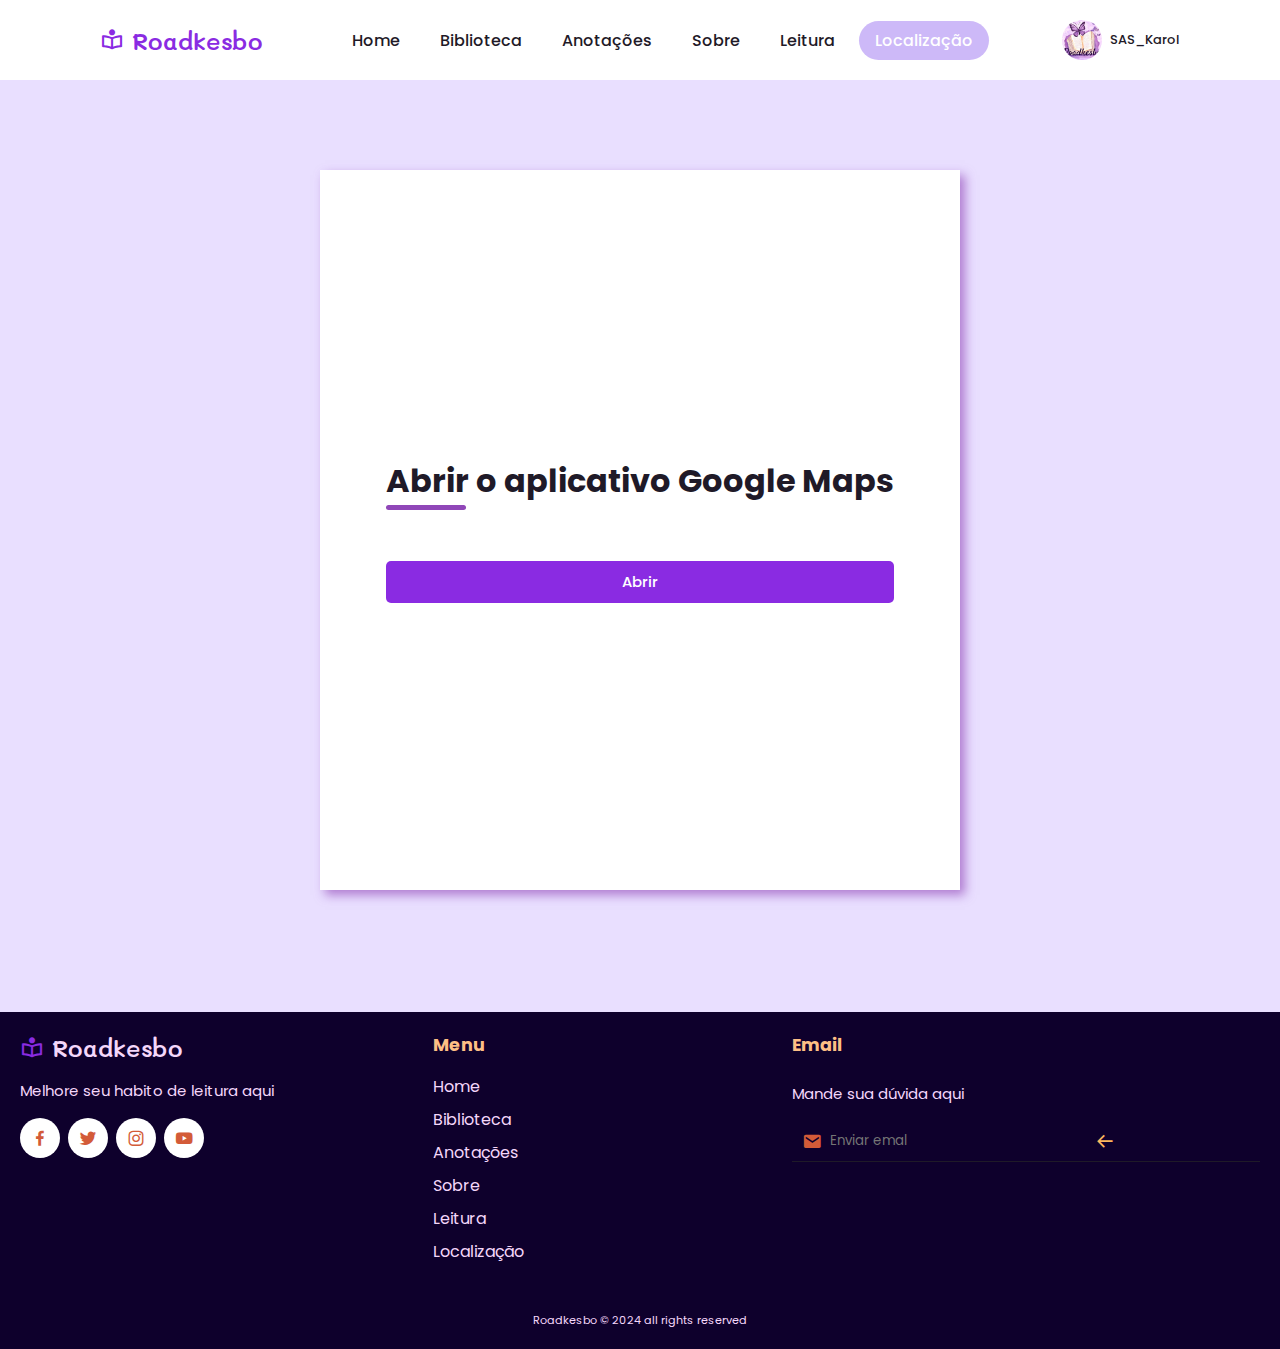
<file: RoadkesboA2/Páginas/Local.html>
<!DOCTYPE html>
<html lang="en">
<head>
    <meta charset="UTF-8">
    <meta name="viewport" content="width=device-width, initial-scale=1.0">
    <title>Biblioteca</title>
    <link rel="stylesheet" href="../Estilos/StyleLocal.css">
    <link rel="icon" type="image/x-icon" href="../Imagens/Favicon.png">
</head>
<body>
    <header>
        <a href="../Index.html" class="logo"><i class='bx bx-book-reader'></i>Roadkesbo</a>
        <!-- icone menu -->
        <div class="bx bx-menu" id="menu-icon"></div>
        <!-- lista nav -->
        <ul class="navbar">
            <li><a href="../Index.html">Home</a></li>
            <li><a href="../Páginas/Biblioteca.html">Biblioteca</a></li>
            <li><a href="../Páginas/Anotacoes.html">Anotações</a></li>
            <li><a href="../Páginas/Sobre.html">Sobre</a></li>
            <li><a href="../Páginas/Leitura.html">Leitura</a></li>
            <li><a href="../Páginas/Local.html" class="local-active">Localização</a></li>
        </ul>
        <!-- Perfil -->
        <div class="perfil">
            <img src="../Imagens/Roadkesbo.jpg" alt="">
            <span>SAS_Karol</span>
        </div>
    </header>
        <div class="Box">
            <div class="container">
                <div class="form-image">
                    <iframe src="https://www.google.com/maps/embed?pb=!1m18!1m12!1m3!1d385396.6059676668!2d29.01217945!3d41.0053215!2m3!1f0!2f0!3f0!3m2!1i1024!2i768!4f13.1!3m3!1m2!1s0x14caa7040068086b%3A0xe1ccfe98bc01b0d0!2sIstambul%2C%20Turquia!5e0!3m2!1spt-BR!2sbr!4v1718199648276!5m2!1spt-BR!2sbr" width="600" height="450" style="border:0;" allowfullscreen="" loading="lazy" referrerpolicy="no-referrer-when-downgrade"></iframe>
                </div>
                <div class="form">
                    <form action="https://www.google.com/maps/place/Istambul,+Turquia/@41.0053215,29.0121795,10z/data=!3m1!4b1!4m6!3m5!1s0x14caa7040068086b:0xe1ccfe98bc01b0d0!8m2!3d41.0082376!4d28.9783589!16zL20vMDk5NDlt?entry=ttu">
                        <div class="form-header">
                            <div class="title">
                                <h1>Abrir o aplicativo Google Maps</h1>
                            </div>
                        </div>
                        <div class="continue-button">
                            <button><a>Abrir</a> </button>
                        </div>
                    </form>
                </div>
            </div>
        </div>

<!-- footer -->
<section class="footer" id="footer">
    <div class="footer-box">
        <a href="../Index.html" class="logo"><i class='bx bx-book-reader'></i>Roadkesbo</a>
        <p>Melhore seu habito de leitura aqui</p>
        <div class="social">
            <a href="https://www.facebook.com/"><i class='bx bxl-facebook'></i></a>
            <a href="https://x.com/ "><i class='bx bxl-twitter'></i></a>
            <a href="https://www.instagram.com/"><i class='bx bxl-instagram'></i></a>
            <a href="https://www.youtube.com/"><i class='bx bxl-youtube'></i></a>
        </div>
    </div>
    <div class="footer-box">
        <h2>Menu</h2>
        <a href="../Index.html">Home</a>
        <a href="../Páginas/Biblioteca.html">Biblioteca</a>
        <a href="../Páginas/Anotacoes.html">Anotações</a>
        <a href="../Páginas/Sobre.html">Sobre</a>
        <a href="../Páginas/Leitura.html">Leitura</a>
        <a href="../Páginas/Local.html">Localização</a>
    </div>
    <div class="footer-box">
        <h2>Email</h2>
        <p>Mande sua dúvida aqui</p>
        <form action="">
            <i class='bx bxs-envelope' ></i>
            <input type="email" name="" id="" placeholder="Enviar emal">
            <i class='bx bx-arrow-back'></i>
        </form>
    </div>
</section>

<!-- Copyright -->
<div class="copyright">
    <p>Roadkesbo © 2024 all rights reserved</p>
</div>

<!-- Swiper js -->
<script src="https://unpkg.com/swiper/swiper-bundle.min.js"></script>
<!-- Link js -->
<script src="../JS/BiblioJS.js"></script>
</body>
</html>
</file>
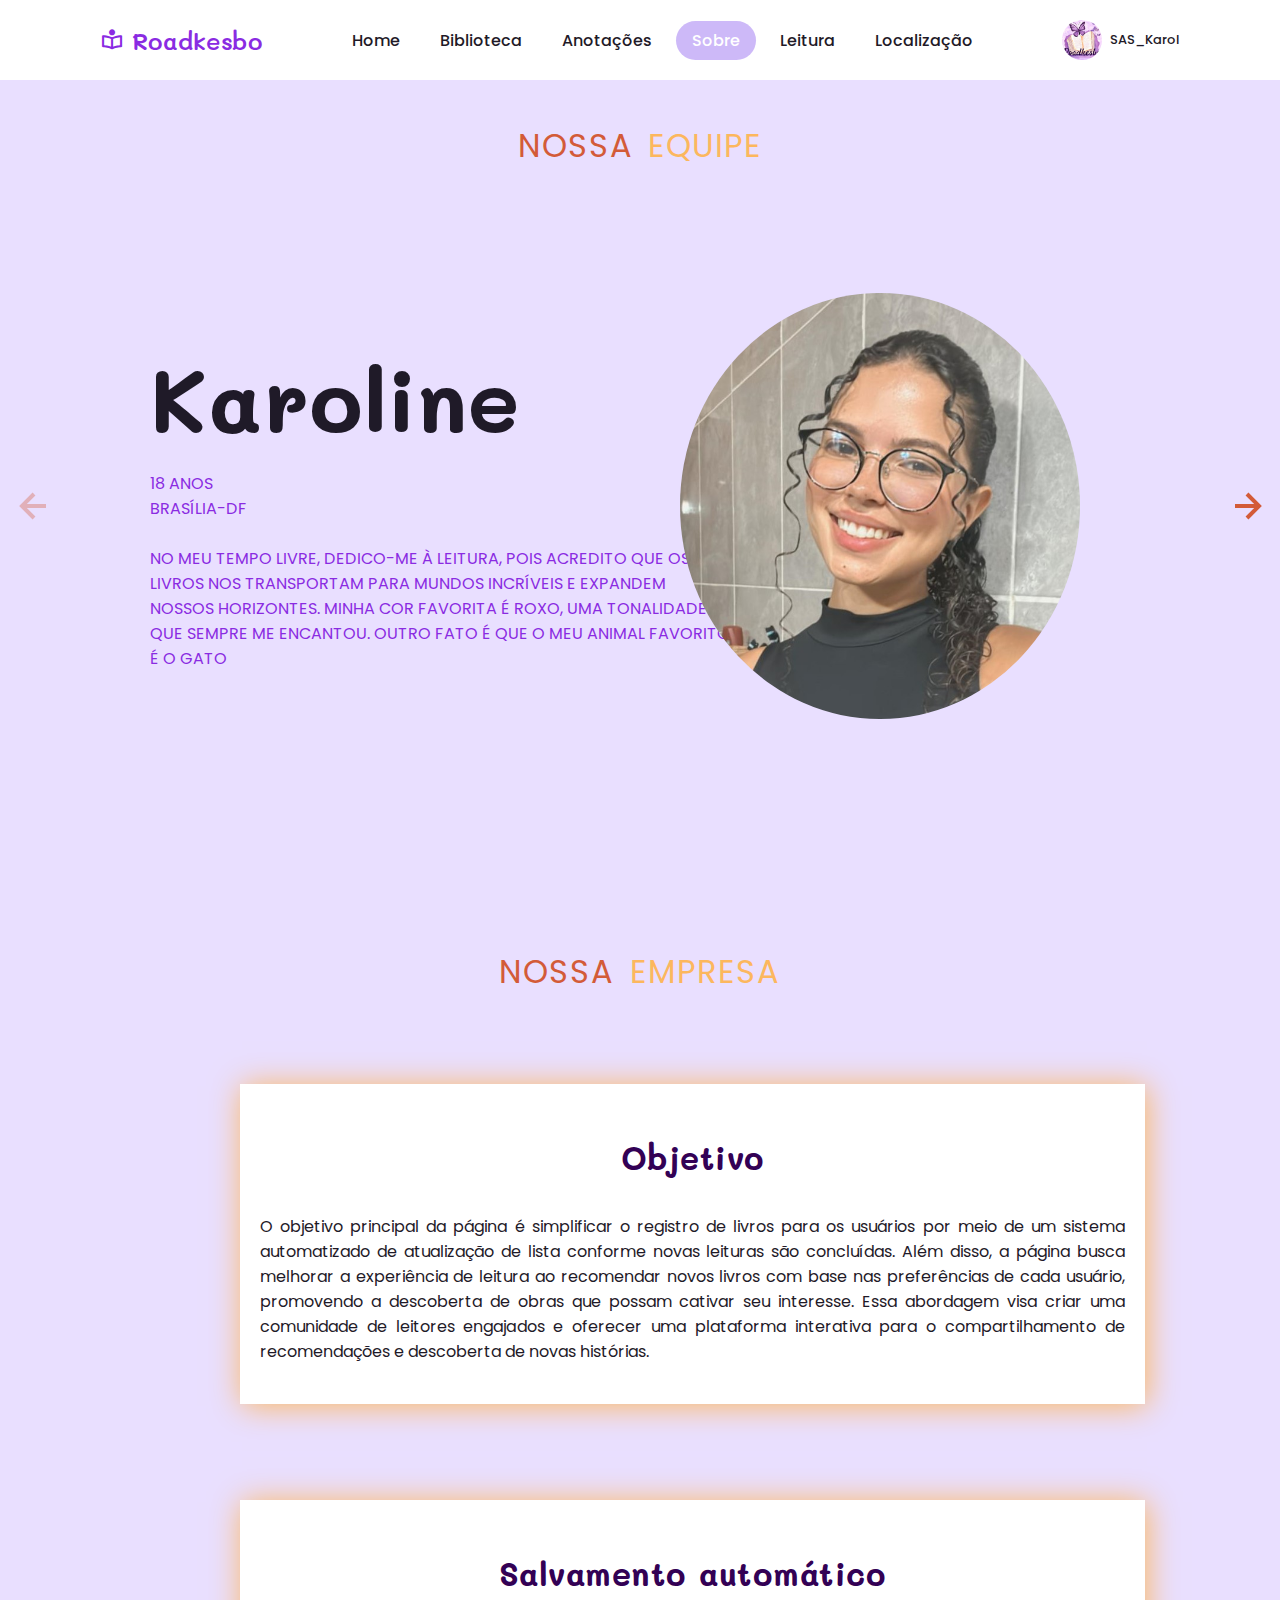
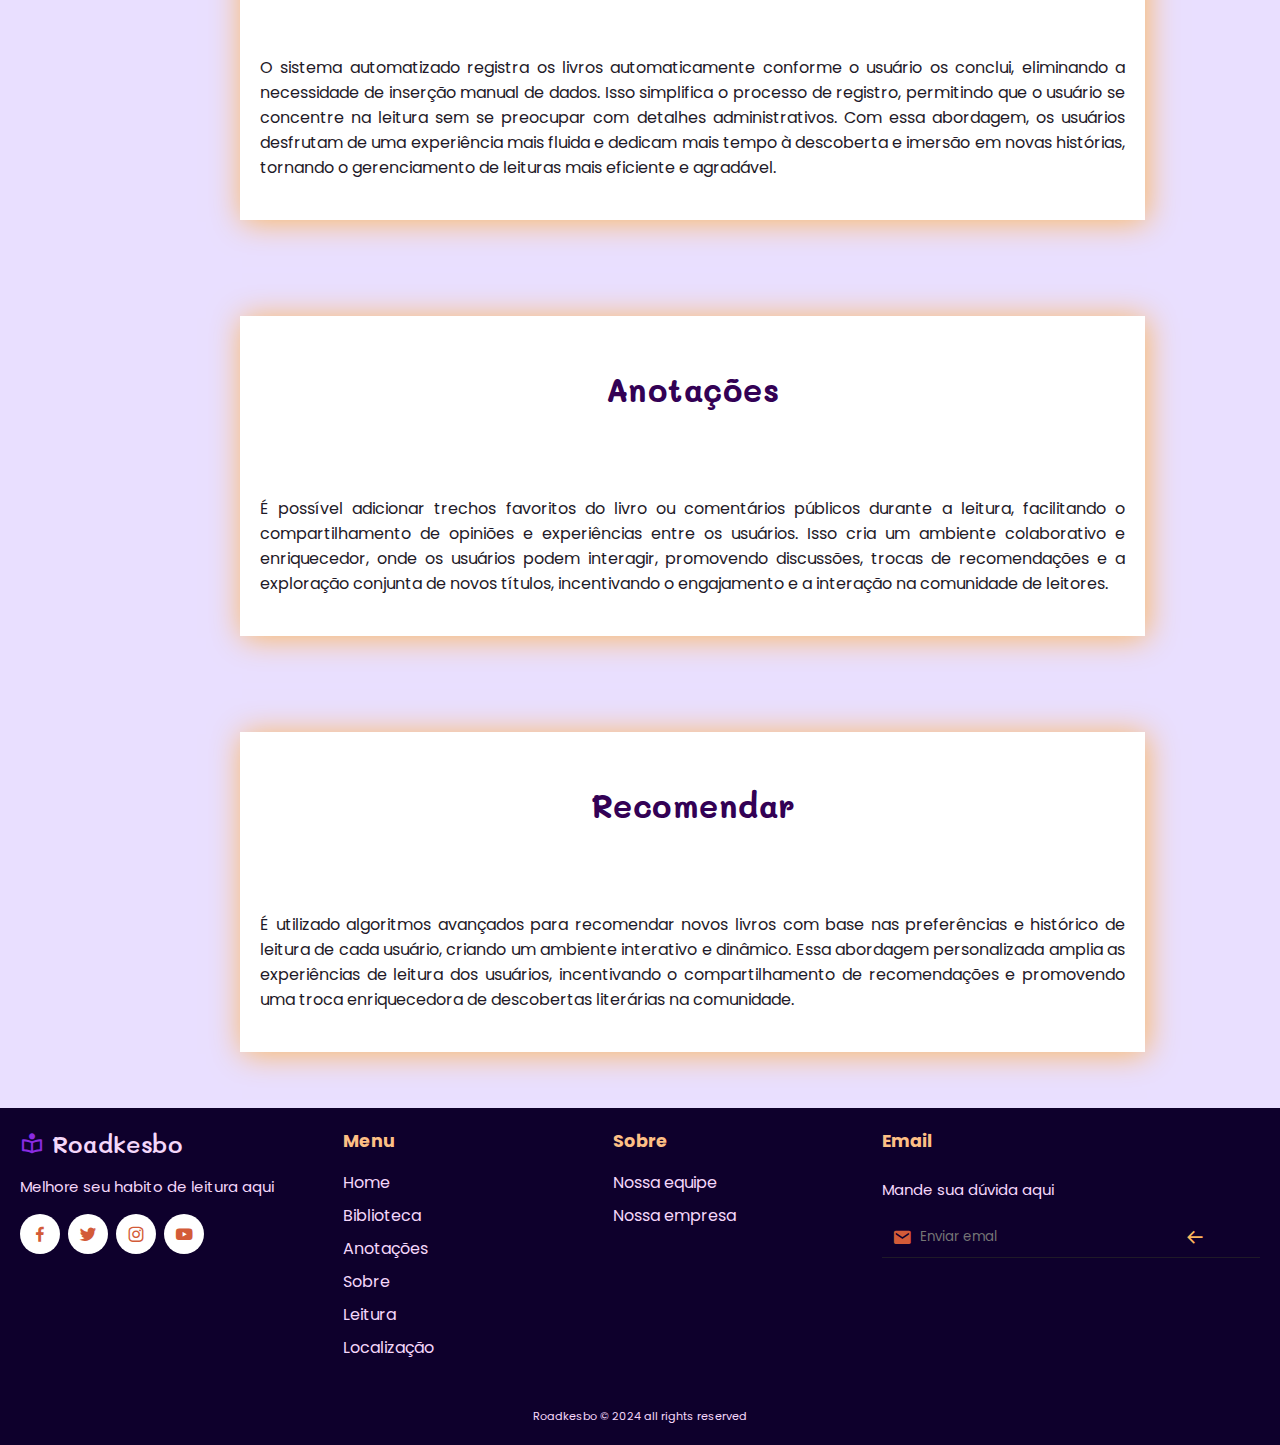
<file: RoadkesboA2/Páginas/Sobre.html>
<!DOCTYPE html>
<html lang="en">
<head>
    <meta charset="UTF-8">
    <meta name="viewport" content="width=device-width, initial-scale=1.0">
    <title>Sobre</title>
    <link rel="stylesheet" href="../Estilos/StyleSobre.css">
    <link rel="icon" type="image/x-icon" href="../Imagens/Favicon.png">
</head>
<body>
    <header>
        <a href="../Index.html" class="logo"><i class='bx bx-book-reader'></i>Roadkesbo</a>
        <!-- icone menu -->
        <div class="bx bx-menu" id="menu-icon"></div>
        <!-- lista nav -->
        <ul class="navbar">
            <li><a href="../Index.html">Home</a></li>
            <li><a href="../Páginas/Biblioteca.html">Biblioteca</a></li>
            <li><a href="../Páginas/Anotacoes.html">Anotações</a></li>
            <li><a href="../Páginas/Sobre.html" class="sobre-active">Sobre</a></li>
            <li><a href="../Páginas/Leitura.html">Leitura</a></li>
            <li><a href="../Páginas/Local.html">Localização</a></li>
        </ul>
        <!-- Perfil -->
        <div class="perfil">
            <img src="../Imagens/Roadkesbo.jpg" alt="">
            <span>SAS_Karol</span>
        </div>
    </header>
    <div class="anot-heading" id="equipe">
        <span>Nossa</span>
        <p>Equipe</p>
    </div>
<!-- Home -->
<section class="home swiper" id="home">
    <div class="swiper-wrapper">
        <!-- Slide 1 -->
        <div class="swiper-slide container">
            <div class="home-text">
                <h1>Karoline</h1>
                <span>18 anos <br /> Brasília-DF <br /> <br /> No meu tempo livre, dedico-me à  leitura, pois acredito que os livros nos transportam para mundos incríveis e expandem nossos horizontes. Minha cor favorita é roxo, uma tonalidade que sempre me encantou. Outro fato é que o meu animal favorito é o gato</span>
            </div>
            <img src="../Imagens/Afrodite.jpg" alt="">
        </div>
        <!-- Slide 2 -->
        <div class="swiper-slide container">
            <div class="home-text">
                <h1>Leonardo</h1>
                <span>22 anos <br /> Brasília-DF <br /> <br /> Um dos meus hobbies preferidos é a leitura, uma atividade que me proporciona conhecimento e entretenimento. Além disso, possuo habilidades culinárias e cozinho com destreza quando motivado, sendo o fricassê minha comida favorita.</span>
            </div>
            <img src="../Imagens/leoo.jpg" alt="">
        </div>
        <!-- Slide 3 -->
            <div class="swiper-slide container">
                <div class="home-text">
                    <h1>Jamylle</h1>
                <span>20 anos <br /> Brasília-DF <br /> <br /> No meu tempo livre, um dos meus hobbies prediletos é assistir séries. As cores preto e vinho ocupam um lugar especial em meu coração. Além disso, tenho grande apreço pela prática de exercícios físicos e treino regularmente, pois acredito na importância de manter a saúde e o bem-estar em dia.</span>
            </div>
            <img src="../Imagens/mylle.jpg" alt="">
        </div>
        <!-- Slide 4 -->
        <div class="swiper-slide container">
            <div class="home-text">
                <h1>Thaís</h1>
                <span>18 anos <br /> Brasília-DF <br /> <br /> Entre meus passatempos favoritos, destaco a leitura, uma atividade enriquecedora que me transporta para universos fascinantes. Minha cor favorita é o verde. Valorizo muito o tempo dedicado às pessoas que  amo, pois são nesses momentos que construímos laços significativos e criamos memórias inesquecíveis.</span>
            </div>
            <img src="../Imagens/tataaaa.jpg" alt="">
        </div>
        <!-- Slide 5 -->
        <div class="swiper-slide container">
            <div class="home-text">
                <h1>Taylor Swift</h1>
                <span>34 anos <br /> Pensilvânia-EUA <br /> <br /> Entre meus hobbies, destaco a composição musical, a culinária e a decoração de imóveis, atividades que me trazem grande  satisfação e realização pessoal. A música é uma parte essencial da minha vida e me proporciona momentos de expressão e criatividade. Além disso, minha cor favorita é o roxo.</span>
            </div>
            <img src="../Imagens/taytay.jpg" alt="">
        </div>
    </div>
    <div class="swiper-button-next"><i class='bx bx-right-arrow-alt' undefined ></i></div>
    <div class="swiper-button-prev"><i class='bx bx-left-arrow-alt'></i></div> 
</section>
<div class="anot-heading" id="empresa">
    <span>Nossa</span>
    <p>Empresa</p>
</div>
<section class="anots">
    <div class="anot-box-container">
        <div class="box-top">
            <div class="livro">
                <div class="livro-nome">
                    <strong>Objetivo</strong>
                </div>
            </div>
            <div class="reviews">
                <p>
                    O objetivo principal da página é simplificar o registro de livros para os usuários por meio de um sistema automatizado de atualização de lista conforme novas leituras são concluídas. Além disso, a página busca melhorar a experiência de leitura ao recomendar novos livros com base nas preferências de cada usuário, promovendo a descoberta de obras que possam cativar seu interesse. Essa abordagem visa criar uma comunidade de leitores engajados e oferecer uma plataforma interativa para o compartilhamento de recomendações e descoberta de novas histórias.
                </p>
            </div>
        </div>
    </div>
</section>
<section class="anots">
    <div class="anot-box-container">
        <div class="box-top">
            <div class="livro">
                <div class="livro-nome">
                    <strong>Salvamento automático</strong>
                </div>
            </div>
            <div class="reviews">
                <p>
                    O sistema automatizado registra os livros automaticamente conforme o usuário os conclui, eliminando a necessidade de inserção manual de dados. Isso simplifica o processo de registro, permitindo que o usuário se concentre na leitura sem se preocupar com detalhes administrativos. Com essa abordagem, os usuários desfrutam de uma experiência mais fluida e dedicam mais tempo à descoberta e imersão em novas histórias, tornando o gerenciamento de leituras mais eficiente e agradável.
                </p>
            </div>
        </div>
    </div>
</section>
<section class="anots">
    <div class="anot-box-container">
        <div class="box-top">
            <div class="livro">
                <div class="livro-nome">
                    <strong>Anotações</strong>
                </div>
            </div>
            <div class="reviews">
                <p>
                    É possível adicionar trechos favoritos do livro ou comentários públicos durante a leitura, facilitando o compartilhamento de opiniões e experiências entre os usuários. Isso cria um ambiente colaborativo e enriquecedor, onde os usuários podem interagir, promovendo discussões, trocas de recomendações e a exploração conjunta de novos títulos, incentivando o engajamento e a interação na comunidade de leitores.
                </p>
            </div>
        </div>
    </div>
</section>
<section class="anots">
    <div class="anot-box-container">
        <div class="box-top">
            <div class="livro">
                <div class="livro-nome">
                    <strong>Recomendar</strong>
                </div>
            </div>
            <div class="reviews">
                <p>
                    É utilizado algoritmos avançados para recomendar novos livros com base nas preferências e histórico de leitura de cada usuário, criando um ambiente interativo e dinâmico. Essa abordagem personalizada amplia as experiências de leitura dos usuários, incentivando o compartilhamento de recomendações e promovendo uma troca enriquecedora de descobertas literárias na comunidade.
                </p>
            </div>
        </div>
    </div>
</section>
<!-- footer -->
<section class="footer" id="footer">
    <div class="footer-box">
        <a href="../Index.html" class="logo"><i class='bx bx-book-reader'></i>Roadkesbo</a>
            <p>Melhore seu habito de leitura aqui</p>
            <div class="social">
                <a href="https://www.facebook.com/"><i class='bx bxl-facebook'></i></a>
                <a href="https://x.com/ "><i class='bx bxl-twitter'></i></a>
                <a href="https://www.instagram.com/"><i class='bx bxl-instagram'></i></a>
                <a href="https://www.youtube.com/"><i class='bx bxl-youtube'></i></a>
            </div>
        </div>
        <div class="footer-box">
            <h2>Menu</h2>
            <a href="../Index.html">Home</a>
            <a href="../Páginas/Biblioteca.html">Biblioteca</a>
            <a href="../Páginas/Anotacoes.html">Anotações</a>
            <a href="../Páginas/Sobre.html">Sobre</a>
            <a href="../Páginas/Leitura.html">Leitura</a>
            <a href="../Páginas/Local.html">Localização</a>
        </div>
    <div class="footer-box">
        <h2>Sobre</h2>
        <a href="#equipe">Nossa equipe</a>
        <a href="#empresa">Nossa empresa</a>
    </div>
    <div class="footer-box">
        <h2>Email</h2>
        <p>Mande sua dúvida aqui</p>
        <form action="">
            <i class='bx bxs-envelope' ></i>
            <input type="email" name="" id="" placeholder="Enviar emal">
            <i class='bx bx-arrow-back'></i>
        </form>
    </div>
</section>

<!-- Copyright -->
<div class="copyright">
    <p>Roadkesbo © 2024 all rights reserved</p>
</div>

<!-- Swiper js -->
<script src="https://unpkg.com/swiper/swiper-bundle.min.js"></script>
<!-- Link js -->
<script src="../JS/BiblioJS.js"></script>
</body>
</html>
</file>
<file: RoadkesboA2/styleIndex.css>
@import url('https://fonts.googleapis.com/css2?family=Mali:ital,wght@0,200;0,300;0,400;0,500;0,600;0,700;1,200;1,300;1,400;1,500;1,600;1,700&display=swap" rel="stylesheet');
@import url('https://fonts.googleapis.com/css2?family=Poppins:ital,wght@0,100;0,200;0,300;0,400;0,500;0,600;0,700;0,800;0,900;1,100;1,200;1,300;1,400;1,500;1,600;1,700;1,800;1,900&display=swap');
@import url('https://cdn.jsdelivr.net/npm/boxicons@latest/css/boxicons.min.css');
@import url('https://cdn.jsdelivr.net/npm/swiper@11/swiper-bundle.min.css');
*{
    font-family: "Poppins", sans-serif;
    margin: 0;
    padding: 0;
    box-sizing: border-box;
    list-style: none;
    text-decoration: none;
    scroll-padding-top: 2rem;
    scroll-behavior: smooth;
}
/* Variações */
:root{
    --cor-roxa: #8a2be2;
    --cor-roxa-claro: #cdb9f8;
    --cor-laranja: #d35b38;
    --cor-laranja-claro: #fcb75e;
    --cor-texto: #1f1a28;
    --cor-bg: #ffffff;
}
/* Scrollbar */
::-webkit-scrollbar{
    width: 0.5rem;
    background-color: var(--cor-roxa-claro);
}
::-webkit-scrollbar-thumb{
    width: 0.5rem;
    background-color: var(--cor-roxa);
    border-radius: 5rem;
}
section{
    padding: 4.5rem 0 1.5rem;
}
img{
    width: 100%;  
}
body{
   color: var(--cor-texto); 
   background: #e9dfff;
}
header{
    position: fixed;
    width: 100%;
    top: 0;
    right: 0;
    z-index: 1000;
    display: flex;
    align-items: center;
    justify-content: space-between;
    background: var(--cor-bg);
    box-shadow: 0 8px 11px rgb(14, 55, 54 / 15%);
    padding: 20px 100px;
    transition: 0.5s;
}
.perfil{
    display: flex;
    align-items: center;
    column-gap: 0.5rem;
    cursor: pointer;
}
.perfil img{
    width: 40px;
    height: 40px;
    object-fit: cover;
    object-position: center;
    border-radius: 50%;
}
.perfil span{
    font-size: 13px;
    font-weight: 500;
}
.logo{
    display: flex;
    align-items: center;
    font-size: 1.5rem;
    font-weight: 600;
    color: var(--cor-roxa);
    column-gap: 0.5rem;
    font-family: 'Mali', sans-serif;
}
.logo .bx{
    font-size: 24px;
    color: var(--cor-roxa);
}
.navbar{
    display: flex;
    column-gap: 0.5rem;
}
.navbar a{
    font-size: 1rem;
    font-weight: 500;
    color: var(--cor-texto);
    padding: 0.5rem 1rem;
}
.navbar a:hover,
.navbar .home-active{
    background: var(--cor-roxa-claro);
    border-radius: 5rem;
    color: var(--cor-bg);
    transition: background 0.5s;
}
#menu-icon{
    font-size: 24px;
    cursor: pointer;
    z-index: 10001;
    display: none;
}
.container{
    position: relative;
    width: 100%;
    min-height: 640px;
    display: flex;
    align-items: center;
    background-color: #e9dfff;
    overflow: hidden;
}
.container img{
    width: 400px;
    position: absolute;
    right: 200px;
}
.home-text{
    padding: 0 150px;
}
.home-text span{
    font-size: 2rem;
    font-weight: 400;
    text-transform: uppercase;
    color: var(--cor-roxa);
}
.home-text h1{
    font-size: 6rem;
    font-weight: 700;
    margin-bottom: 1rem;
    font-family: 'Mali', sans-serif;
}
.btn{
    padding: 0.5rem 1rem;
    background: var(--cor-roxa);
    color: var(--cor-bg);
    font-weight: 400;
    border-radius: 5rem;
    display: flex;
    align-items: center;
    justify-content: space-between;
    column-gap: 0.5rem;
    max-width: 135px;
}
.btn .bx{
    padding:  4px;
    background: var(--cor-bg);
    color: var(--cor-texto);
    border-radius: 1rem;
    font-size: 20px;
    margin: auto;
}
.btn:hover{
    background: var(--cor-laranja-claro);
    transition: 0.2s ease;
}
.swiper-button-next i{
    color: var(--cor-laranja);
    margin-right: 20px;
    font-size: 3rem;
}
.swiper-button-next::after{
    display: none;
}
.swiper-button-prev i{
    color: var(--cor-laranja);
    margin-left: 20px;
    font-size: 3rem;
}
.swiper-button-prev::after{
    display: none;
}
.footer{
    max-width: 100%;
    display: grid;
    grid-template-columns: repeat(auto-fit, minmax(200px, auto));
    gap: 1.5rem;
    margin-top: 2rem;
    background: #0e002c;
    border-bottom: 0.5rem;
    padding: 20px;
}
.footer-box{
    display: flex;
    flex-direction: column;
}
.footer-box p{
    font-size: 0.938rem;
    margin: 0.5rem 0 1rem;
    color: #f4d7fa;
}
.social{
    display: flex;
    align-items: center;
    column-gap: 0.5rem;
}
.social .bx{
    padding: 10px;
    background: var(--cor-bg);
    color: var(--cor-laranja);
    border-radius: 5rem;
    font-size: 20px;
}
.social .bx:hover{
    background: var(--cor-laranja);
    color: var(--cor-bg);
    transition: 0.2s all linear;
}
.footer-box h2{
    font-size: 1.1rem;
    margin-bottom: 1rem;
    color: #fdbf85;
}
.footer-box a{
    color: #f4d7fa;
    margin-bottom: 0.5rem;
}
.footer-box a:hover{
    color: var(--cor-laranja-claro);
}
.footer-box form{
    border-bottom: 1px solid var(--cor-texto);
    padding: 10px;
    display: flex;
    align-items: center; 
    column-gap: 0.5rem;
}
.footer-box form input{
    background: transparent;
    border: none;
    outline: none;
}
.footer-box form .bx{
    font-size: 20px;
    color: var(--cor-laranja-claro);
    cursor: pointer;
}
.footer-box form .bxs-envelope{
    color: var(--cor-laranja);
}
.copyright{
    text-align: center;
    padding: 20px;
    background-color: #0e002c;
    color: #f4d7fa;
    font-size: 0.7rem;
}
/* Responsivo */
@media (max-width:1080px){
    header{
        padding: 18px 60px;
    }
    .home-text{
        padding: 0 100px;
    }
    .container img{
        right: 100px;
    }
}
@media (max-width:991px){
    header{
        padding: 18px 4%;
    }
    section{
        padding: 50px 4%;
    }
    .home-text h1{
        font-size: 2rem;
    }
    .home-text{
        padding: 0 5%;
    }
    .swiper-button-next,
    .swiper-button-prev{
        margin: 0;
    }
}
@media (max-width:852px){
    header{
        padding: 12px 4%;
    }
    .home-text span{
        font-size: 28px;
    }
    .container img{
        width: 300px;
        right: 50px;
    }
    #menu-icon{
        display: initial;
    }
    .navbar{
        position: absolute;
        top: -570px;
        left: 0;
        right: 0;
        display: flex;
        flex-direction: column;
        background-color: var(--cor-bg);
        box-shadow: 4px 4px 0 4px rgb(14, 55, 54 / 15%);
        transition: 0.2s all linear;
        text-align: left;
    }
    .navbar a{
        padding: 1rem;
        margin: 1rem;
        display: block;
    }
    .navbar a:hover,
    .navbar .home-active{
        border-radius: 0.5rem;
        color: var(--cor-bg);
    }
    .navbar.active{
        top: 100%;
    }
    .btn{
        padding: 0.6rem 1,2rem;
    }
}
@media (max-width:712px){
    .container img{
        right: 20px;
    }
    .btn{
        max-width: 164px;
    }
    
}
@media (max-width:642px){
    .container img{
        right: 2rem;
        width: 200px;
    }
}
@media (max-width:546px){
    .container img{
        right: 2rem;
        width: 200px;
        top: 1rem;
        height: 820px;
        object-fit: contain;
    }
    .home-text h1{
        padding-left: 2.5rem;
    }
    .home-text span{
        padding-left: 2.5rem;
    }
    .btn{
        max-width: 140px;
    }
}
@media (max-width:370px){
    .logo{
        font-size: 1rem;
    }
    .perfil img {
        width: 30px;
        height: 30px;
    }
    .perfil span{
        font-size: 10px;
    }
    .home-text{
        padding-bottom: 17rem;
    }
    .home-text span{
        font-size: 1.5rem;
    }
    .home-text h1{
        font-size: 1.8rem;
    }
    .btn{
        max-width: 120px;
    }
    .container img{
        right: 2rem;
        width: 200px;
        top: -2.6rem;
        height: 820px;
        object-fit: contain;
    }
}
</file>
<file: RoadkesboA2/Estilos/StyleAnot.css>
@import url('https://fonts.googleapis.com/css2?family=Mali:ital,wght@0,200;0,300;0,400;0,500;0,600;0,700;1,200;1,300;1,400;1,500;1,600;1,700&display=swap" rel="stylesheet');
@import url('https://fonts.googleapis.com/css2?family=Poppins:ital,wght@0,100;0,200;0,300;0,400;0,500;0,600;0,700;0,800;0,900;1,100;1,200;1,300;1,400;1,500;1,600;1,700;1,800;1,900&display=swap');
@import url('https://cdn.jsdelivr.net/npm/boxicons@latest/css/boxicons.min.css');
@import url('https://cdn.jsdelivr.net/npm/swiper@11/swiper-bundle.min.css');

*{
    font-family: "Poppins", sans-serif;
    margin: 0;
    padding: 0;
    box-sizing: border-box;
    list-style: none;
    text-decoration: none;
    scroll-padding-top: 2rem;
    scroll-behavior: smooth;
}
/* Variáveis */
:root{
    --cor-roxa: #8a2be2;
    --cor-roxa-claro: #cdb9f8;
    --cor-laranja: #d35b38;
    --cor-laranja-claro: #fcb75e;
    --cor-texto: #1f1a28;
    --cor-bg: #ffffff;
}
/* Scrollbar */
::-webkit-scrollbar{
    width: 0.5rem;
    background-color: var(--cor-roxa-claro);
}
::-webkit-scrollbar-thumb{
    width: 0.5rem;
    background-color: var(--cor-roxa);
    border-radius: 5rem;
}
section{
    padding: 4.5rem 0 1.5rem;
}
img{
    width: 100%;  
}
body{
   color: var(--cor-texto); 
   background: #e9dfff;
}
header{
    position: fixed;
    width: 100%;
    top: 0;
    right: 0;
    z-index: 1000;
    display: flex;
    align-items: center;
    justify-content: space-between;
    background: var(--cor-bg);
    box-shadow: 0 8px 11px rgb(14, 55, 54 / 15%);
    padding: 20px 100px;
    transition: 0.5s;
}
.perfil{
    display: flex;
    align-items: center;
    column-gap: 0.5rem;
    cursor: pointer;
}
.perfil img{
    width: 40px;
    height: 40px;
    object-fit: cover;
    object-position: center;
    border-radius: 50%;
}
.perfil span{
    font-size: 13px;
    font-weight: 500;
}
.logo{
    display: flex;
    align-items: center;
    font-size: 1.5rem;
    font-weight: 600;
    color: var(--cor-roxa);
    column-gap: 0.5rem;
    font-family: 'Mali', sans-serif;
}
.logo .bx{
    font-size: 24px;
    color: var(--cor-roxa);
}
.navbar{
    display: flex;
    column-gap: 0.5rem;
}
.navbar a{
    font-size: 1rem;
    font-weight: 500;
    color: var(--cor-texto);
    padding: 0.5rem 1rem;
}
.navbar a:hover,
.navbar .anot-active{
    background: var(--cor-roxa-claro);
    border-radius: 5rem;
    color: var(--cor-bg);
    transition: background 0.5s;
}
#menu-icon{
    font-size: 24px;
    cursor: pointer;
    z-index: 10001;
    display: none;
}
.anots{
    display: flex;
    justify-content: center;
    align-items: center;
    flex-direction: column;
    display: grid;
    grid-template-columns: repeat(auto-fit, minmax(400px,auto));
    width: 100%;
    max-width: 968px;
    margin-right: auto;
    margin-left: 10rem;
}
.anot-heading{
    letter-spacing: 1px;
    display: flex;
    justify-content: center;
    align-items: center;
    margin-top: 5rem;
}
.anot-heading p{
    font-size: 2rem;
    color: var(--cor-laranja-claro);
    margin-top: 10px;
    letter-spacing: 2px;
    text-transform: uppercase;
    padding-bottom: 1rem;
    margin-left: 0.9rem;
}
.anot-heading span{
    font-size: 2rem;
    color: var(--cor-laranja);
    margin-top: 10px;
    letter-spacing: 2px;
    text-transform: uppercase;
    padding-bottom: 1rem;
}
.anot-box-container{
    display: flex;
    box-shadow: 2px 2px 30px var(--cor-laranja-claro);
    background-color: var(--cor-bg);
    padding: 20px;
    cursor: pointer;
    margin-left: 5rem;
    max-height: 20rem;
    min-height: 20rem;
}
.livro-img{
    width: 50px;
    height: 80px;
    overflow: hidden;
    margin-left: 10px;
}
.livro-img img{
    width: 100%;
    height: 100%;
    object-fit: cover;
    object-position: center;
}
.livro{
    display: flex;
    align-items: center;
}
.livro-nome{
    display: flex;
    flex-direction: column;
    padding: 2rem;
}
.livro-nome strong{
    color: #330155;
    font-size: 1.1rem;
    letter-spacing: 0.5px;
}
.livro-nome span{
    color: var(--cor-roxa);
    font-size: 0.8rem;
}
.box-top{
    display: flex;
    justify-content: space-between;
    align-items: center;
    margin-bottom: 20px;
    flex-direction: column;
}
.review p{
    font-size: 0.9rem;
    color: var(--cor-texto);
}
/* Footer */
.footer{
    max-width: 100%;
    display: grid;
    grid-template-columns: repeat(auto-fit, minmax(200px, auto));
    gap: 1.5rem;
    margin-top: 2rem;
    background: #0e002c;
    border-bottom: 0.5rem;
    padding: 20px;
}
.footer-box{
    display: flex;
    flex-direction: column;
}
.footer-box p{
    font-size: 0.938rem;
    margin: 0.5rem 0 1rem;
    color: #f4d7fa;
}
.social{
    display: flex;
    align-items: center;
    column-gap: 0.5rem;
}
.social .bx{
    padding: 10px;
    background: var(--cor-bg);
    color: var(--cor-laranja);
    border-radius: 5rem;
    font-size: 20px;
}
.social .bx:hover{
    background: var(--cor-laranja);
    color: var(--cor-bg);
    transition: 0.2s all linear;
}
.footer-box h2{
    font-size: 1.1rem;
    margin-bottom: 1rem;
    color: #fdbf85;
}
.footer-box a{
    color: #f4d7fa;
    margin-bottom: 0.5rem;
}
.footer-box a:hover{
    color: var(--cor-laranja-claro);
}
.footer-box form{
    border-bottom: 1px solid var(--cor-texto);
    padding: 10px;
    display: flex;
    align-items: center; 
    column-gap: 0.5rem;
}
.footer-box form input{
    background: transparent;
    border: none;
    outline: none;
}
.footer-box form .bx{
    font-size: 20px;
    color: var(--cor-laranja-claro);
    cursor: pointer;
}
.footer-box form .bxs-envelope{
    color: var(--cor-laranja);
}
.copyright{
    text-align: center;
    padding: 20px;
    background-color: #0e002c;
    color: #f4d7fa;
    font-size: 0.7rem;
}
/* Responsivo */
@media (max-width:1080px){
    header{
        padding: 18px 60px;
    }
    .home-text{
        padding: 0 100px;
    }
    .container img{
        right: 100px;
    }
    .anots{
        margin-left: -2rem;
        text-align: justify;
    }
    .anot-box-container{
        max-height: 50rem;
        min-width: 20rem;
    }
    .livro{
        display: flex;
        align-items: center;
    }
    .livro-nome{
        display: flex;
        flex-direction: column;
        padding: 2rem;
    }
}
@media (max-width:991px){
    header{
        padding: 18px 4%;
    }
    section{
        padding: 50px 4%;
    }
    .home-text h1{
        font-size: 2rem;
    }
    .home-text{
        padding: 0 5%;
    }
    .swiper-button-next,
    .swiper-button-prev{
        margin: 0;
    }
    .anots{
        margin-left: -2rem;
        text-align: justify;
    }
    .anot-box-container{
        max-height: 50rem;
        min-width: 20rem;
    }
    .livro{
        display: flex;
        align-items: center;
    }
    .livro-nome{
        display: flex;
        flex-direction: column;
        padding: 2rem;
    }
}
@media (max-width:852px){
    header{
        padding: 12px 4%;
    }
    .home-text span{
        font-size: 28px;
    }
    .container img{
        width: 300px;
        right: 50px;
    }
    #menu-icon{
        display: initial;
    }
    .navbar{
        position: absolute;
        top: -570px;
        left: 0;
        right: 0;
        display: flex;
        flex-direction: column;
        background-color: var(--cor-bg);
        box-shadow: 4px 4px 0 4px rgb(14, 55, 54 / 15%);
        transition: 0.2s all linear;
        text-align: left;
    }
    .navbar a{
        padding: 1rem;
        margin: 1rem;
        display: block;
    }
    .navbar a:hover,
    .navbar .home-active{
        border-radius: 0.5rem;
        color: var(--cor-bg);
    }
    .navbar.active{
        top: 100%;
    }
    .btn{
        padding: 0.6rem 1,2rem;
    }
    .anots{
        margin-left: -2rem;
        text-align: justify;
    }
    .anot-box-container{
        max-height: 50rem;
        min-width: 20rem;
    }
    .livro{
        display: flex;
        align-items: center;
    }
    .livro-nome{
        display: flex;
        flex-direction: column;
        padding: 2rem;
    }
}
@media (max-width:712px){
    .container img{
        right: 20px;
    }
    .btn{
        max-width: 164px;
    }
    .anots{
        margin-left: -2rem;
        text-align: justify;
    }
    .anot-box-container{
        max-height: 50rem;
        min-width: 20rem;
    }
    .livro{
        display: flex;
        align-items: center;
    }
    .livro-nome{
        display: flex;
        flex-direction: column;
        padding: 2rem;
    }
}
@media (max-width:642px){
    .container img{
        right: 2rem;
        width: 200px;
    }
    .anots{
        margin-left: -2rem;
        text-align: justify;
    }
    .anot-box-container{
        max-height: 50rem;
        min-width: 20rem;
    }
    .livro{
        display: flex;
        align-items: center;
    }
    .livro-nome{
        display: flex;
        flex-direction: column;
        padding: 2rem;
    }
}
@media (max-width:546px){
    .container img{
        right: 2rem;
        width: 200px;
        top: 1rem;
        height: 820px;
        object-fit: contain;
    }
    .home-text h1{
        padding-left: 2.5rem;
    }
    .home-text span{
        padding-left: 2.5rem;
    }
    .btn{
        max-width: 140px;
    }
    .anots{
        margin-left: -2rem;
        text-align: justify;
    }
    .anot-box-container{
        max-height: 50rem;
        min-width: 20rem;
    }
    .livro{
        display: flex;
        align-items: center;
    }
    .livro-nome{
        display: flex;
        flex-direction: column;
        padding: 2rem;
    }
}
@media (max-width:370px){
    .logo{
        font-size: 1rem;
    }
    .perfil img {
        width: 30px;
        height: 30px;
    }
    .perfil span{
        font-size: 10px;
    }
    .home-text{
        padding-bottom: 17rem;
    }
    .home-text span{
        font-size: 1.5rem;
    }
    .home-text h1{
        font-size: 1.8rem;
    }
    .btn{
        max-width: 120px;
    }
    .container img{
        right: 2rem;
        width: 200px;
        top: -2.6rem;
        height: 820px;
        object-fit: contain;
    }
    .anots{
        margin-left: -2rem;
        text-align: justify;
    }
    .anot-box-container{
        max-height: 50rem;
        min-width: 20rem;
    }
    .livro{
        display: flex;
        align-items: center;
    }
    .livro-nome{
        display: flex;
        flex-direction: column;
        padding: 2rem;
    }
}
</file>
<file: RoadkesboA2/Estilos/StyleBiblio.css>
@import url('https://fonts.googleapis.com/css2?family=Mali:ital,wght@0,200;0,300;0,400;0,500;0,600;0,700;1,200;1,300;1,400;1,500;1,600;1,700&display=swap" rel="stylesheet');
@import url('https://fonts.googleapis.com/css2?family=Poppins:ital,wght@0,100;0,200;0,300;0,400;0,500;0,600;0,700;0,800;0,900;1,100;1,200;1,300;1,400;1,500;1,600;1,700;1,800;1,900&display=swap');
@import url('https://cdn.jsdelivr.net/npm/boxicons@latest/css/boxicons.min.css');
@import url('https://cdn.jsdelivr.net/npm/swiper@11/swiper-bundle.min.css');

*{
    font-family: "Poppins", sans-serif;
    margin: 0;
    padding: 0;
    box-sizing: border-box;
    list-style: none;
    text-decoration: none;
    scroll-padding-top: 2rem;
    scroll-behavior: smooth;
}
/* Variáveis */
:root{
    --cor-roxa: #8a2be2;
    --cor-roxa-claro: #cdb9f8;
    --cor-laranja: #d35b38;
    --cor-laranja-claro: #fcb75e;
    --cor-texto: #1f1a28;
    --cor-bg: #ffffff;
}
/* Scrollbar */
::-webkit-scrollbar{
    width: 0.5rem;
    background-color: var(--cor-roxa-claro);
}
::-webkit-scrollbar-thumb{
    width: 0.5rem;
    background-color: var(--cor-roxa);
    border-radius: 5rem;
}
section{
    padding: 4.5rem 0 1.5rem;
}
img{
    width: 100%;  
}
body{
   color: var(--cor-texto); 
   background: #e9dfff;
}
header{
    position: fixed;
    width: 100%;
    top: 0;
    right: 0;
    z-index: 1000;
    display: flex;
    align-items: center;
    justify-content: space-between;
    background: var(--cor-bg);
    box-shadow: 0 8px 11px rgb(14, 55, 54 / 15%);
    padding: 20px 100px;
    transition: 0.5s;
}
.perfil{
    display: flex;
    align-items: center;
    column-gap: 0.5rem;
    cursor: pointer;
}
.perfil img{
    width: 40px;
    height: 40px;
    object-fit: cover;
    object-position: center;
    border-radius: 50%;
}
.perfil span{
    font-size: 13px;
    font-weight: 500;
}
.logo{
    display: flex;
    align-items: center;
    font-size: 1.5rem;
    font-weight: 600;
    color: var(--cor-roxa);
    column-gap: 0.5rem;
    font-family: 'Mali', sans-serif;
}
.logo .bx{
    font-size: 24px;
    color: var(--cor-roxa);
}
.navbar{
    display: flex;
    column-gap: 0.5rem;
}
.navbar a{
    font-size: 1rem;
    font-weight: 500;
    color: var(--cor-texto);
    padding: 0.5rem 1rem;
}
.navbar a:hover,
.navbar .biblioteca-active{
    background: var(--cor-roxa-claro);
    border-radius: 5rem;
    color: var(--cor-bg);
    transition: background 0.5s;
}
#menu-icon{
    font-size: 24px;
    cursor: pointer;
    z-index: 10001;
    display: none;
}
.container{
    position: relative;
    width: 100%;
    min-height: 640px;
    display: flex;
    align-items: center;
    background-color: #e9dfff;
}
.container img{
    width: 400px;
    position: absolute;
    right: 200px;
}
.home-text{
    padding: 0 150px;
}
.home-text span{
    font-size: 2rem;
    font-weight: 400;
    text-transform: uppercase;
    color: var(--cor-roxa);
}
.home-text h1{
    font-size: 6rem;
    font-weight: 700;
    margin-bottom: 1rem;
    font-family: 'Mali', sans-serif;
}
.btn{
    padding: 0.5rem 1rem;
    background: var(--cor-roxa);
    color: var(--cor-bg);
    font-weight: 400;
    border-radius: 5rem;
    display: flex;
    align-items: center;
    justify-content: space-between;
    column-gap: 0.5rem;
    max-width: 135px;
}
.btn .bx{
    padding:  4px;
    background: var(--cor-bg);
    color: var(--cor-texto);
    border-radius: 1rem;
    font-size: 20px;
    margin: auto;
}
.btn:hover{
    background: var(--cor-laranja-claro);
    transition: 0.2s ease;
}
.swiper-button-next i{
    color: var(--cor-laranja);
    margin-right: 20px;
    font-size: 3rem;
}
.swiper-button-next::after{
    display: none;
}
.swiper-button-prev i{
    color: var(--cor-laranja);
    margin-left: 20px;
    font-size: 3rem;
}
.swiper-button-prev::after{
    display: none;
}
.heading{
    max-width: 968px;
    margin-right: auto;
    margin-left: auto;
    font-size: 1.2rem;
    font-weight: 500;
    text-transform: uppercase;
    border-bottom: 1px solid --cor-roxa;
}
.livrosPop-container{
    max-width: 968px;
    margin-right: auto;
    margin-left: auto;
    display: grid;
    grid-template-columns: repeat(auto-fit, minmax(180px,auto));
    gap: 1rem;
    margin-top: 2rem;
}
.box .box-img{
    width: 100%;
    height: 270px;
}
.box .box-img img{
    width: 100%;
    height: 100%;
    object-fit: cover;
}
.box .box-img img:hover{
    transform: translateY(-10px);
    transition: 0.2s all linear;
}
.box h3{
    font-size: 0.9rem;
    font-weight: 500;
}
.box span{
    font-size: 13px;
}
.livros-container{
    display: grid;
    gap: 1rem;
    max-width: 968px;
    margin-left: auto;
    margin-right: auto;
    margin-top: 2rem;
}
.livros-container .box{
    width: 100;
}
.livros-container .box-img img{
    max-width: 185px;
}
.livros-container .box-img img:hover{
    transform: translateY(0);
}

/* Footer */
.footer{
    max-width: 100%;
    display: grid;
    grid-template-columns: repeat(auto-fit, minmax(200px, auto));
    gap: 1.5rem;
    margin-top: 2rem;
    background: #0e002c;
    border-bottom: 0.5rem;
    padding: 20px;
}
.footer-box{
    display: flex;
    flex-direction: column;
}
.footer-box p{
    font-size: 0.938rem;
    margin: 0.5rem 0 1rem;
    color: #f4d7fa;
}
.social{
    display: flex;
    align-items: center;
    column-gap: 0.5rem;
}
.social .bx{
    padding: 10px;
    background: var(--cor-bg);
    color: var(--cor-laranja);
    border-radius: 5rem;
    font-size: 20px;
}
.social .bx:hover{
    background: var(--cor-laranja);
    color: var(--cor-bg);
    transition: 0.2s all linear;
}
.footer-box h2{
    font-size: 1.1rem;
    margin-bottom: 1rem;
    color: #fdbf85;
}
.footer-box a{
    color: #f4d7fa;
    margin-bottom: 0.5rem;
}
.footer-box a:hover{
    color: var(--cor-laranja-claro);
}
.footer-box form{
    border-bottom: 1px solid var(--cor-texto);
    padding: 10px;
    display: flex;
    align-items: center; 
    column-gap: 0.5rem;
}
.footer-box form input{
    background: transparent;
    border: none;
    outline: none;
}
.footer-box form .bx{
    font-size: 20px;
    color: var(--cor-laranja-claro);
    cursor: pointer;
}
.footer-box form .bxs-envelope{
    color: var(--cor-laranja);
}
.copyright{
    text-align: center;
    padding: 20px;
    background-color: #0e002c;
    color: #f4d7fa;
    font-size: 0.7rem;
}
/* Responsivo */
@media (max-width:1080px){
    header{
        padding: 18px 60px;
    }
    .home-text{
        padding: 0 100px;
    }
    .container img{
        right: 100px;
    }
}
@media (max-width:991px){
    header{
        padding: 18px 4%;
    }
    section{
        padding: 50px 4%;
    }
    .home-text h1{
        font-size: 2rem;
    }
    .home-text{
        padding: 0 5%;
    }
    .swiper-button-next,
    .swiper-button-prev{
        margin: 0;
    }
}
@media (max-width:852px){
    header{
        padding: 12px 4%;
    }
    .home-text span{
        font-size: 28px;
    }
    .container img{
        width: 300px;
        right: 50px;
    }
    #menu-icon{
        display: initial;
    }
    .navbar{
        position: absolute;
        top: -570px;
        left: 0;
        right: 0;
        display: flex;
        flex-direction: column;
        background-color: var(--cor-bg);
        box-shadow: 4px 4px 0 4px rgb(14, 55, 54 / 15%);
        transition: 0.2s all linear;
        text-align: left;
    }
    .navbar a{
        padding: 1rem;
        margin: 1rem;
        display: block;
    }
    .navbar a:hover,
    .navbar .home-active{
        border-radius: 0.5rem;
        color: var(--cor-bg);
    }
    .navbar.active{
        top: 100%;
    }
    .btn{
        padding: 0.6rem 1,2rem;
    }
}
@media (max-width:712px){
    .container img{
        right: 20px;
    }
    .btn{
        max-width: 164px;
    }
    
}
@media (max-width:642px){
    .container img{
        right: 2rem;
        width: 200px;
    }
}
@media (max-width:546px){
    .container img{
        right: 2rem;
        width: 200px;
        top: 1rem;
        height: 820px;
        object-fit: contain;
    }
    .home-text h1{
        padding-left: 2.5rem;
    }
    .home-text span{
        padding-left: 2.5rem;
    }
    .btn{
        max-width: 140px;
    }
}
@media (max-width:370px){
    .logo{
        font-size: 1rem;
    }
    .perfil img {
        width: 30px;
        height: 30px;
    }
    .perfil span{
        font-size: 10px;
    }
    .home-text{
        padding-bottom: 17rem;
    }
    .home-text span{
        font-size: 1.5rem;
    }
    .home-text h1{
        font-size: 1.8rem;
    }
    .btn{
        max-width: 120px;
    }
    .container img{
        right: 2rem;
        width: 200px;
        top: -2.6rem;
        height: 820px;
        object-fit: contain;
    }
}
</file>
<file: RoadkesboA2/Estilos/StyleConta.css>
* {
        box-sizing: border-box;
        padding: 0;
        margin: 0;
        font-family: Arial, Helvetica, sans-serif;
    } 
    .Corpo {
        width: 100%;
        height: 100vh;
        display: flex;
        justify-content: center;
        align-items: center;
        background: #cfbef5;
    }
    .container {
        height: 80vh;
        width: 80%;
        display: flex;
        box-shadow: 5px 5px 10px #9147b8a9;
    }
    .form-image{
        width: 50%;
        display: flex;
        justify-content: center;
        align-self: center;
        background-color: #e9dfff;
        padding: 1rem;
    }
    .form-image img{
        width: 29.7rem;
    }
    .form{
        width:100%;
        display: flex;
        justify-content: center;
        align-items: center;
        flex-direction: column;
        background-color: #e9dfff;
        padding: 3rem;
        padding-top: 3rem;
    }
    .form-header{
        margin-bottom:1rem;
        display: flex;
        justify-content: space-between;
    }
    .form-header h1::after{
        content: "";
        display: block;
        width: 5rem;
        height: 0.3rem;
        background-color: #9047b8;
        margin: 0 auto;
        position: absolute;
        border-radius: 10px;
    }
    .input-group{
        display: flex;
        flex-wrap: wrap;
        justify-content: space-between;
        padding: 0.5rem 0;
    }
    .input-box{
        display: flex;
        flex-direction: column;
        margin-bottom: 1.1rem;
    }
    .input-box input{
        margin: 0.6rem 0;
        padding: 0.8rem 1.2rem;
        border: none;
        border-radius: 10px;
        box-shadow: 1px 1px 6px blueviolet;
    }
    .input-box input:hover{
        border-color: #e9d9f8;
    }
    .input-box input:focus-visible{
        outline: 1px solid blueviolet;
    }

    .input-box label,
    .gender-title h6 {
        font-size: 0.75rem;
        font-weight: 600;
        color: #000000c0;
    }

    .input-box input::placeholder {
        color: #000000be;
    }

    .gender-group {
        display: flex;
        justify-content: space-between;
        margin-top: 0.62rem;
        padding: 0 .5rem;
    }

    .gender-input {
        display: flex;
        align-items: center;
    }

    .gender-input input {
        margin-right: 0.35rem;
    }

    .gender-input label {
        font-size: 0.81rem;
        font-weight: 600;
        color: #000000c0;
    }

    .continue-button button {
        width: 100%;
        margin-top: 2.5rem;
        border: none;
        background-color: blueviolet;
        padding: 0.62rem;
        border-radius: 5px;
        cursor: pointer;
    }

    .continue-button button:hover {
        background-color: blueviolet;
    }

    .continue-button button a {
        text-decoration: none;
        font-size: 0.93rem;
        font-weight: 500;
        color: #fff;
    }

    @media screen and (max-width: 1330px) {
        .form-image {
            display: none;
        }
        .container {
            width: 50%;
        }
        .form {
            width: 100%;
        }
    }

    @media screen and (max-width: 1064px) {
        .container {
            width: 90%;
            height: auto;
        }
        .input-group {
            flex-direction: column;
            z-index: 5;
            padding-right: 5rem;
            max-height: 10rem;
            overflow-y: scroll;
            flex-wrap: nowrap;
        }
        .gender-inputs {
            margin-top: 2rem;
        }
        .gender-group {
            flex-direction: column;
        }
        .gender-title h6 {
            margin: 0;
        }
        .gender-input {
            margin-top: 0.5rem;
        }

    }
</file>
<file: RoadkesboA2/Estilos/StyleLeitu.css>
@import url('https://fonts.googleapis.com/css2?family=Mali:ital,wght@0,200;0,300;0,400;0,500;0,600;0,700;1,200;1,300;1,400;1,500;1,600;1,700&display=swap" rel="stylesheet');
@import url('https://fonts.googleapis.com/css2?family=Poppins:ital,wght@0,100;0,200;0,300;0,400;0,500;0,600;0,700;0,800;0,900;1,100;1,200;1,300;1,400;1,500;1,600;1,700;1,800;1,900&display=swap');
@import url('https://cdn.jsdelivr.net/npm/boxicons@latest/css/boxicons.min.css');
@import url('https://cdn.jsdelivr.net/npm/swiper@11/swiper-bundle.min.css');

*{
    font-family: "Poppins", sans-serif;
    margin: 0;
    padding: 0;
    box-sizing: border-box;
    list-style: none;
    text-decoration: none;
    scroll-padding-top: 2rem;
    scroll-behavior: smooth;
}
/* Variáveis */
:root{
    --cor-roxa: #8a2be2;
    --cor-roxa-claro: #cdb9f8;
    --cor-laranja: #d35b38;
    --cor-laranja-claro: #fcb75e;
    --cor-texto: #1f1a28;
    --cor-bg: #ffffff;
}
/* Scrollbar */
::-webkit-scrollbar{
    width: 0.5rem;
    background-color: var(--cor-roxa-claro);
}
::-webkit-scrollbar-thumb{
    width: 0.5rem;
    background-color: var(--cor-roxa);
    border-radius: 5rem;
}
section{
    padding: 4.5rem 0 1.5rem;
}
img{
    width: 100%;  
}
body{
   color: var(--cor-texto); 
   background: #e9dfff;
}
header{
    position: fixed;
    width: 100%;
    top: 0;
    right: 0;
    z-index: 1000;
    display: flex;
    align-items: center;
    justify-content: space-between;
    background: var(--cor-bg);
    box-shadow: 0 8px 11px rgb(14, 55, 54 / 15%);
    padding: 20px 100px;
    transition: 0.5s;
}
.perfil{
    display: flex;
    align-items: center;
    column-gap: 0.5rem;
    cursor: pointer;
}
.perfil img{
    width: 40px;
    height: 40px;
    object-fit: cover;
    object-position: center;
    border-radius: 50%;
}
.perfil span{
    font-size: 13px;
    font-weight: 500;
}
.logo{
    display: flex;
    align-items: center;
    font-size: 1.5rem;
    font-weight: 600;
    color: var(--cor-roxa);
    column-gap: 0.5rem;
    font-family: 'Mali', sans-serif;
}
.logo .bx{
    font-size: 24px;
    color: var(--cor-roxa);
}
.navbar{
    display: flex;
    column-gap: 0.5rem;
}
.navbar a{
    font-size: 1rem;
    font-weight: 500;
    color: var(--cor-texto);
    padding: 0.5rem 1rem;
}
.navbar a:hover,
.navbar .leitu-active{
    background: var(--cor-roxa-claro);
    border-radius: 5rem;
    color: var(--cor-bg);
    transition: background 0.5s;
}
#menu-icon{
    font-size: 24px;
    cursor: pointer;
    z-index: 10001;
    display: none;
}
.container{
    position: relative;
    width: 100%;
    min-height: 640px;
    display: flex;
    align-items: center;
    background-color: #e9dfff;
}
.container img{
    width: 400px;
    position: absolute;
    right: 200px;
}
.home-text{
    padding: 0 150px;
}
.home-text span{
    font-size: 2rem;
    font-weight: 400;
    text-transform: uppercase;
    color: var(--cor-roxa);
}
.home-text h1{
    font-size: 6rem;
    font-weight: 700;
    margin-bottom: 1rem;
    font-family: 'Mali', sans-serif;
}
.btn{
    padding: 0.5rem 1rem;
    background: var(--cor-roxa);
    color: var(--cor-bg);
    font-weight: 400;
    border-radius: 5rem;
    display: flex;
    align-items: center;
    justify-content: space-between;
    column-gap: 0.5rem;
    max-width: 135px;
}
.btn .bx{
    padding:  4px;
    background: var(--cor-bg);
    color: var(--cor-texto);
    border-radius: 1rem;
    font-size: 20px;
    margin: auto;
}
.btn:hover{
    background: var(--cor-laranja-claro);
    transition: 0.2s ease;
}
.swiper-button-next i{
    color: var(--cor-laranja);
    margin-right: 20px;
    font-size: 3rem;
}
.swiper-button-next::after{
    display: none;
}
.swiper-button-prev i{
    color: var(--cor-laranja);
    margin-left: 20px;
    font-size: 3rem;
}
.swiper-button-prev::after{
    display: none;
}
.heading{
    max-width: 968px;
    margin-right: auto;
    margin-left: auto;
    margin-top: 3rem;
    font-size: 1.2rem;
    font-weight: 500;
    text-transform: uppercase;
    border-bottom: 1px solid --cor-roxa;
}
.livrosPop-container{
    max-width: 968px;
    margin-right: auto;
    margin-left: auto;
    display: grid;
    grid-template-columns: repeat(auto-fit, minmax(180px,auto));
    gap: 1rem;
    margin-top: 2rem;
}
.box .box-img{
    width: 100%;
    height: 270px;
}
.box .box-img img{
    width: 100%;
    height: 100%;
    object-fit: cover;
}
.box .box-img img:hover{
    transform: translateY(-10px);
    transition: 0.2s all linear;
}
.box h3{
    font-size: 0.9rem;
    font-weight: 500;
}
.box span{
    font-size: 13px;
}
.livros-container{
    display: grid;
    gap: 1rem;
    max-width: 968px;
    margin-left: auto;
    margin-right: auto;
    margin-top: 2rem;
}
.livros-container .box{
    width: 100;
}
.livros-container .box-img img{
    max-width: 185px;
}
.livros-container .box-img img:hover{
    transform: translateY(0);
}

/* Formulário */
.anots{
    display: flex;
    justify-content: center;
    align-items: center;
    flex-direction: column;
    display: grid;
    grid-template-columns: repeat(auto-fit, minmax(400px,auto));
    width: 100%;
    max-width: 968px;
    margin-right: auto;
    margin-left: 10rem;
}
.anot-heading{
    letter-spacing: 1px;
    display: flex;
    justify-content: center;
    align-items: center;
    margin-top: 4rem;
}
.anot-heading p{
    font-size: 2rem;
    color: var(--cor-laranja);
    margin-top: 10px;
    letter-spacing: 2px;
    text-transform: uppercase;
    padding-bottom: 1rem;
    margin-left: 0.9rem;
}
.anot-box-container{
    display: flex;
    box-shadow: 2px 2px 30px var(--cor-laranja-claro);
    background-color: var(--cor-bg);
    padding: 20px;
    cursor: pointer;
    margin-left: 5rem;
}
.livro{
    display: flex;
    align-items: center;
}
.livro-nome{
    display: flex;
    flex-direction: column;
    padding: 1rem;
}
.livro-nome strong{
    color: #330155;
    font-size: 1.5rem;
    letter-spacing: 0.5px;
}
.livro-nome span{
    color: var(--cor-roxa);
    font-size: 1rem;
}
.box-top{
    display: flex;
    justify-content: center;
    margin-bottom: 20px;
    flex-direction: column;
}
.form-header{
    margin-bottom:1rem;
    display: flex;
    justify-content: space-between;
    align-items: center;
}
.form-header h1::after{
    content: "";
    display: block;
    width: 5rem;
    height: 0.3rem;
    background-color: #9047b8;
    margin: 0 auto;
    position: absolute;
    border-radius: 10px;
}
.input-group{
    display: flex;
    flex-wrap: wrap;
    justify-content: center;
    padding: 0.5rem 0;
}
.input-box{
    display: flex;
    flex-direction: column;
    margin-bottom: 1.1rem;
    align-items: center;
}
.input-box input{
    margin: 0.6rem 0;
    padding: 0.8rem 1.2rem;
    border: none;
    border-radius: 10px;
    box-shadow: 1px 1px 6px blueviolet;
}
.input-box input:hover{
    border-color: #e9d9f8;
}
.input-box input:focus-visible{
    outline: 1px solid blueviolet;
}

.input-box label,
.gender-title h6 {
    font-size: 0.75rem;
    font-weight: 600;
    color: #000000c0;
}

.input-box input::placeholder {
    color: #000000be;
}

.gender-group {
    display: flex;
    justify-content: space-between;
    margin-top: 0.62rem;
    padding: 0 .5rem;
}

.gender-input {
    display: flex;
    align-items: center;
}

.gender-input input {
    margin-right: 0.35rem;
}

.gender-input label {
    font-size: 0.81rem;
    font-weight: 600;
    color: #000000c0;
}

.continue-button button {
    width: 100%;
    margin-top: 2.5rem;
    border: none;
    background-color: blueviolet;
    padding: 0.62rem;
    border-radius: 5px;
    cursor: pointer;
}

.continue-button button:hover {
    background-color: blueviolet;
}

.continue-button button a {
    text-decoration: none;
    font-size: 0.93rem;
    font-weight: 500;
    color: #fff;
}

/* Footer */
.footer{
    max-width: 100%;
    display: grid;
    grid-template-columns: repeat(auto-fit, minmax(200px, auto));
    gap: 1.5rem;
    margin-top: 2rem;
    background: #0e002c;
    border-bottom: 0.5rem;
    padding: 20px;
}
.footer-box{
    display: flex;
    flex-direction: column;
}
.footer-box p{
    font-size: 0.938rem;
    margin: 0.5rem 0 1rem;
    color: #f4d7fa;
}
.social{
    display: flex;
    align-items: center;
    column-gap: 0.5rem;
}
.social .bx{
    padding: 10px;
    background: var(--cor-bg);
    color: var(--cor-laranja);
    border-radius: 5rem;
    font-size: 20px;
}
.social .bx:hover{
    background: var(--cor-laranja);
    color: var(--cor-bg);
    transition: 0.2s all linear;
}
.footer-box h2{
    font-size: 1.1rem;
    margin-bottom: 1rem;
    color: #fdbf85;
}
.footer-box a{
    color: #f4d7fa;
    margin-bottom: 0.5rem;
}
.footer-box a:hover{
    color: var(--cor-laranja-claro);
}
.footer-box form{
    border-bottom: 1px solid var(--cor-texto);
    padding: 10px;
    display: flex;
    align-items: center; 
    column-gap: 0.5rem;
}
.footer-box form input{
    background: transparent;
    border: none;
    outline: none;
}
.footer-box form .bx{
    font-size: 20px;
    color: var(--cor-laranja-claro);
    cursor: pointer;
}
.footer-box form .bxs-envelope{
    color: var(--cor-laranja);
}
.copyright{
    text-align: center;
    padding: 20px;
    background-color: #0e002c;
    color: #f4d7fa;
    font-size: 0.7rem;
}
/* Responsivo */
@media (max-width:1080px){
    header{
        padding: 18px 60px;
    }
    .home-text{
        padding: 0 100px;
    }
    .container img{
        right: 100px;
    }
}
@media (max-width:991px){
    header{
        padding: 18px 4%;
    }
    section{
        padding: 50px 4%;
    }
    .home-text h1{
        font-size: 2rem;
    }
    .home-text{
        padding: 0 5%;
    }
    .swiper-button-next,
    .swiper-button-prev{
        margin: 0;
    }
}
@media (max-width:852px){
    header{
        padding: 12px 4%;
    }
    .home-text span{
        font-size: 28px;
    }
    .container img{
        width: 300px;
        right: 50px;
    }
    #menu-icon{
        display: initial;
    }
    .navbar{
        position: absolute;
        top: -570px;
        left: 0;
        right: 0;
        display: flex;
        flex-direction: column;
        background-color: var(--cor-bg);
        box-shadow: 4px 4px 0 4px rgb(14, 55, 54 / 15%);
        transition: 0.2s all linear;
        text-align: left;
    }
    .navbar a{
        padding: 1rem;
        margin: 1rem;
        display: block;
    }
    .navbar a:hover,
    .navbar .home-active{
        border-radius: 0.5rem;
        color: var(--cor-bg);
    }
    .navbar.active{
        top: 100%;
    }
    .btn{
        padding: 0.6rem 1,2rem;
    }
}
@media (max-width:712px){
    .container img{
        right: 20px;
    }
    .btn{
        max-width: 164px;
    }
    
}
@media (max-width:642px){
    .container img{
        right: 2rem;
        width: 200px;
    }
}
@media (max-width:546px){
    .container img{
        right: 2rem;
        width: 200px;
        top: 1rem;
        height: 820px;
        object-fit: contain;
    }
    .home-text h1{
        padding-left: 2.5rem;
    }
    .home-text span{
        padding-left: 2.5rem;
    }
    .btn{
        max-width: 140px;
    }
}
@media (max-width:370px){
    .logo{
        font-size: 1rem;
    }
    .perfil img {
        width: 30px;
        height: 30px;
    }
    .perfil span{
        font-size: 10px;
    }
    .home-text{
        padding-bottom: 17rem;
    }
    .home-text span{
        font-size: 1.5rem;
    }
    .home-text h1{
        font-size: 1.8rem;
    }
    .btn{
        max-width: 120px;
    }
    .container img{
        right: 2rem;
        width: 200px;
        top: -2.6rem;
        height: 820px;
        object-fit: contain;
    }
}
</file>
<file: RoadkesboA2/Estilos/StyleLocal.css>
@import url('https://fonts.googleapis.com/css2?family=Mali:ital,wght@0,200;0,300;0,400;0,500;0,600;0,700;1,200;1,300;1,400;1,500;1,600;1,700&display=swap" rel="stylesheet');
@import url('https://fonts.googleapis.com/css2?family=Poppins:ital,wght@0,100;0,200;0,300;0,400;0,500;0,600;0,700;0,800;0,900;1,100;1,200;1,300;1,400;1,500;1,600;1,700;1,800;1,900&display=swap');
@import url('https://cdn.jsdelivr.net/npm/boxicons@latest/css/boxicons.min.css');
@import url('https://cdn.jsdelivr.net/npm/swiper@11/swiper-bundle.min.css');

*{
    font-family: "Poppins", sans-serif;
    margin: 0;
    padding: 0;
    box-sizing: border-box;
    list-style: none;
    text-decoration: none;
    scroll-padding-top: 2rem;
    scroll-behavior: smooth;
}
/* Variáveis */
:root{
    --cor-roxa: #8a2be2;
    --cor-roxa-claro: #cdb9f8;
    --cor-laranja: #d35b38;
    --cor-laranja-claro: #fcb75e;
    --cor-texto: #1f1a28;
    --cor-bg: #ffffff;
}
/* Scrollbar */
::-webkit-scrollbar{
    width: 0.5rem;
    background-color: var(--cor-roxa-claro);
}
::-webkit-scrollbar-thumb{
    width: 0.5rem;
    background-color: var(--cor-roxa);
    border-radius: 5rem;
}
section{
    padding: 4.5rem 0 1.5rem;
}
img{
    width: 100%;  
}
body{
   color: var(--cor-texto); 
   background: #e9dfff;
}
header{
    position: fixed;
    width: 100%;
    top: 0;
    right: 0;
    z-index: 1000;
    display: flex;
    align-items: center;
    justify-content: space-between;
    background: var(--cor-bg);
    box-shadow: 0 8px 11px rgb(14, 55, 54 / 15%);
    padding: 20px 100px;
    transition: 0.5s;
}
.perfil{
    display: flex;
    align-items: center;
    column-gap: 0.5rem;
    cursor: pointer;
}
.perfil img{
    width: 40px;
    height: 40px;
    object-fit: cover;
    object-position: center;
    border-radius: 50%;
}
.perfil span{
    font-size: 13px;
    font-weight: 500;
}
.logo{
    display: flex;
    align-items: center;
    font-size: 1.5rem;
    font-weight: 600;
    color: var(--cor-roxa);
    column-gap: 0.5rem;
    font-family: 'Mali', sans-serif;
}
.logo .bx{
    font-size: 24px;
    color: var(--cor-roxa);
}
.navbar{
    display: flex;
    column-gap: 0.5rem;
}
.navbar a{
    font-size: 1rem;
    font-weight: 500;
    color: var(--cor-texto);
    padding: 0.5rem 1rem;
}
.navbar a:hover,
.navbar .local-active{
    background: var(--cor-roxa-claro);
    border-radius: 5rem;
    color: var(--cor-bg);
    transition: background 0.5s;
}
#menu-icon{
    font-size: 24px;
    cursor: pointer;
    z-index: 10001;
    display: none;
}

.Box {
    width: 100%;
    height: 100vh;
    display: flex;
    justify-content: center;
    align-items: center;
    background: #e9dfff;
    margin-top: 5rem;
}
.container {
    height: 80vh;
    width: 80%;
    display: flex;
    box-shadow: 5px 5px 10px #9147b8a9;
}
.form-image{
    width: 50%;
    display: flex;
    justify-content: center;
    align-self: center;
    background-color: var(--cor-bg);
    padding: 0.9rem;
}
.form{
    width:100%;
    display: flex;
    justify-content: center;
    align-items: center;
    flex-direction: column;
    background-color: var(--cor-bg);
    padding: 3rem;
    padding-top: 3rem;
}
.form-header{
    margin-bottom:1rem;
    display: flex;
    justify-content: space-between;
}
.form-header h1::after{
    content: "";
    display: block;
    width: 5rem;
    height: 0.3rem;
    background-color: #9047b8;
    margin: 0 auto;
    position: absolute;
    border-radius: 10px;
}
.input-group{
    display: flex;
    flex-wrap: wrap;
    justify-content: space-between;
    padding: 0.5rem 0;
}
.input-box{
    display: flex;
    flex-direction: column;
    margin-bottom: 1.1rem;
}
.input-box input{
    margin: 0.6rem 0;
    padding: 0.8rem 1.2rem;
    border: none;
    border-radius: 10px;
    box-shadow: 1px 1px 6px blueviolet;
}
.input-box input:hover{
    border-color: #e9d9f8;
}
.input-box input:focus-visible{
    outline: 1px solid blueviolet;
}

.input-box label,
.gender-title h6 {
    font-size: 0.75rem;
    font-weight: 600;
    color: #000000c0;
}

.input-box input::placeholder {
    color: #000000be;
}

.gender-group {
    display: flex;
    justify-content: space-between;
    margin-top: 0.62rem;
    padding: 0 .5rem;
}

.gender-input {
    display: flex;
    align-items: center;
}

.gender-input input {
    margin-right: 0.35rem;
}

.gender-input label {
    font-size: 0.81rem;
    font-weight: 600;
    color: #000000c0;
}

.continue-button button {
    width: 100%;
    margin-top: 2.5rem;
    border: none;
    background-color: blueviolet;
    padding: 0.62rem;
    border-radius: 5px;
    cursor: pointer;
}

.continue-button button:hover {
    background-color: blueviolet;
}

.continue-button button a {
    text-decoration: none;
    font-size: 0.93rem;
    font-weight: 500;
    color: #fff;
}



/* Footer */
.footer{
    max-width: 100%;
    display: grid;
    grid-template-columns: repeat(auto-fit, minmax(200px, auto));
    gap: 1.5rem;
    margin-top: 2rem;
    background: #0e002c;
    border-bottom: 0.5rem;
    padding: 20px;
}
.footer-box{
    display: flex;
    flex-direction: column;
}
.footer-box p{
    font-size: 0.938rem;
    margin: 0.5rem 0 1rem;
    color: #f4d7fa;
}
.social{
    display: flex;
    align-items: center;
    column-gap: 0.5rem;
}
.social .bx{
    padding: 10px;
    background: var(--cor-bg);
    color: var(--cor-laranja);
    border-radius: 5rem;
    font-size: 20px;
}
.social .bx:hover{
    background: var(--cor-laranja);
    color: var(--cor-bg);
    transition: 0.2s all linear;
}
.footer-box h2{
    font-size: 1.1rem;
    margin-bottom: 1rem;
    color: #fdbf85;
}
.footer-box a{
    color: #f4d7fa;
    margin-bottom: 0.5rem;
}
.footer-box a:hover{
    color: var(--cor-laranja-claro);
}
.footer-box form{
    border-bottom: 1px solid var(--cor-texto);
    padding: 10px;
    display: flex;
    align-items: center; 
    column-gap: 0.5rem;
}
.footer-box form input{
    background: transparent;
    border: none;
    outline: none;
}
.footer-box form .bx{
    font-size: 20px;
    color: var(--cor-laranja-claro);
    cursor: pointer;
}
.footer-box form .bxs-envelope{
    color: var(--cor-laranja);
}
.copyright{
    text-align: center;
    padding: 20px;
    background-color: #0e002c;
    color: #f4d7fa;
    font-size: 0.7rem;
}

@media screen and (max-width: 1330px) {
    .form-image {
        display: none;
    }
    .container {
        width: 50%;
    }
    .form {
        width: 100%;
    }
}

@media screen and (max-width: 1064px) {
    .container {
        width: 90%;
        height: auto;
    }
    .input-group {
        flex-direction: column;
        z-index: 5;
        padding-right: 5rem;
        max-height: 10rem;
        overflow-y: scroll;
        flex-wrap: nowrap;
    }
    .gender-inputs {
        margin-top: 2rem;
    }
    .gender-group {
        flex-direction: column;
    }
    .gender-title h6 {
        margin: 0;
    }
    .gender-input {
        margin-top: 0.5rem;
    }
}
/* Responsivo */
@media (max-width:1080px){
    header{
        padding: 18px 60px;
    }
    .home-text{
        padding: 0 100px;
    }
    .container img{
        right: 100px;
    }
}
@media (max-width:991px){
    header{
        padding: 18px 4%;
    }
    section{
        padding: 50px 4%;
    }
    .home-text h1{
        font-size: 2rem;
    }
    .home-text{
        padding: 0 5%;
    }
    .swiper-button-next,
    .swiper-button-prev{
        margin: 0;
    }
}
@media (max-width:852px){
    header{
        padding: 12px 4%;
    }
    .home-text span{
        font-size: 28px;
    }
    .container img{
        width: 300px;
        right: 50px;
    }
    #menu-icon{
        display: initial;
    }
    .navbar{
        position: absolute;
        top: -570px;
        left: 0;
        right: 0;
        display: flex;
        flex-direction: column;
        background-color: var(--cor-bg);
        box-shadow: 4px 4px 0 4px rgb(14, 55, 54 / 15%);
        transition: 0.2s all linear;
        text-align: left;
    }
    .navbar a{
        padding: 1rem;
        margin: 1rem;
        display: block;
    }
    .navbar a:hover,
    .navbar .home-active{
        border-radius: 0.5rem;
        color: var(--cor-bg);
    }
    .navbar.active{
        top: 100%;
    }
    .btn{
        padding: 0.6rem 1,2rem;
    }
}
@media (max-width:712px){
    .container img{
        right: 20px;
    }
    .btn{
        max-width: 164px;
    }
    
}
@media (max-width:642px){
    .container img{
        right: 2rem;
        width: 200px;
    }
}
@media (max-width:546px){
    .container img{
        right: 2rem;
        width: 200px;
        top: 1rem;
        height: 820px;
        object-fit: contain;
    }
    .home-text h1{
        padding-left: 2.5rem;
    }
    .home-text span{
        padding-left: 2.5rem;
    }
    .btn{
        max-width: 140px;
    }
}
@media (max-width:370px){
    .logo{
        font-size: 1rem;
    }
    .perfil img {
        width: 30px;
        height: 30px;
    }
    .perfil span{
        font-size: 10px;
    }
    .home-text{
        padding-bottom: 17rem;
    }
    .home-text span{
        font-size: 1.5rem;
    }
    .home-text h1{
        font-size: 1.8rem;
    }
    .btn{
        max-width: 120px;
    }
    .container img{
        right: 2rem;
        width: 200px;
        top: -2.6rem;
        height: 820px;
        object-fit: contain;
    }
}
</file>
<file: RoadkesboA2/Estilos/StyleSobre.css>
@import url('https://fonts.googleapis.com/css2?family=Mali:ital,wght@0,200;0,300;0,400;0,500;0,600;0,700;1,200;1,300;1,400;1,500;1,600;1,700&display=swap" rel="stylesheet');
@import url('https://fonts.googleapis.com/css2?family=Poppins:ital,wght@0,100;0,200;0,300;0,400;0,500;0,600;0,700;0,800;0,900;1,100;1,200;1,300;1,400;1,500;1,600;1,700;1,800;1,900&display=swap');
@import url('https://cdn.jsdelivr.net/npm/boxicons@latest/css/boxicons.min.css');
@import url('https://cdn.jsdelivr.net/npm/swiper@11/swiper-bundle.min.css');

*{
    font-family: "Poppins", sans-serif;
    margin: 0;
    padding: 0;
    box-sizing: border-box;
    list-style: none;
    text-decoration: none;
    scroll-padding-top: 2rem;
    scroll-behavior: smooth;
}
/* Variáveis */
:root{
    --cor-roxa: #8a2be2;
    --cor-roxa-claro: #cdb9f8;
    --cor-laranja: #d35b38;
    --cor-laranja-claro: #fcb75e;
    --cor-texto: #1f1a28;
    --cor-bg: #ffffff;
}
/* Scrollbar */
::-webkit-scrollbar{
    width: 0.5rem;
    background-color: var(--cor-roxa-claro);
}
::-webkit-scrollbar-thumb{
    width: 0.5rem;
    background-color: var(--cor-roxa);
    border-radius: 5rem;
}
section{
    padding: 4.5rem 0 1.5rem;
}
img{
    width: 100%;  
}
body{
   color: var(--cor-texto); 
   background: #e9dfff;
}
header{
    position: fixed;
    width: 100%;
    top: 0;
    right: 0;
    z-index: 1000;
    display: flex;
    align-items: center;
    justify-content: space-between;
    background: var(--cor-bg);
    box-shadow: 0 8px 11px rgb(14, 55, 54 / 15%);
    padding: 20px 100px;
    transition: 0.5s;
}
.perfil{
    display: flex;
    align-items: center;
    column-gap: 0.5rem;
    cursor: pointer;
}
.perfil img{
    width: 40px;
    height: 40px;
    object-fit: cover;
    object-position: center;
    border-radius: 50%;
}
.perfil span{
    font-size: 13px;
    font-weight: 500;
}
.logo{
    display: flex;
    align-items: center;
    font-size: 1.5rem;
    font-weight: 600;
    color: var(--cor-roxa);
    column-gap: 0.5rem;
    font-family: 'Mali', sans-serif;
}
.logo .bx{
    font-size: 24px;
    color: var(--cor-roxa);
}
.navbar{
    display: flex;
    column-gap: 0.5rem;
}
.navbar a{
    font-size: 1rem;
    font-weight: 500;
    color: var(--cor-texto);
    padding: 0.5rem 1rem;
}
.navbar a:hover,
.navbar .sobre-active{
    background: var(--cor-roxa-claro);
    border-radius: 5rem;
    color: var(--cor-bg);
    transition: background 0.5s;
}
#menu-icon{
    font-size: 24px;
    cursor: pointer;
    z-index: 10001;
    display: none;
}
.anots{
    display: flex;
    justify-content: center;
    align-items: center;
    width: 100%;
    max-width: 985px;
    margin-right: auto;
    margin-left: 10rem;
    text-align: justify;
}
.anot-heading{
    letter-spacing: 1px;
    display: flex;
    justify-content: center;
    align-items: center;
    margin-top: 7rem;
}
.anot-heading p{
    font-size: 2rem;
    color: var(--cor-laranja-claro);
    margin-top: 10px;
    letter-spacing: 2px;
    text-transform: uppercase;
    padding-bottom: 1rem;
    margin-left: 0.9rem;
}
.anot-heading span{
    font-size: 2rem;
    color: var(--cor-laranja);
    margin-top: 10px;
    letter-spacing: 2px;
    text-transform: uppercase;
    padding-bottom: 1rem;
}
.anot-box-container{
    display: flex;
    box-shadow: 2px 2px 30px var(--cor-laranja-claro);
    background-color: var(--cor-bg);
    padding: 20px;
    cursor: pointer;
    margin-left: 5rem;
    max-height: 20rem;
    min-height: 20rem;
}
.livro{
    display: flex;
    align-items: center;
}
.livro-nome{
    display: flex;
    flex-direction: column;
    padding: 2rem;
}
.livro-nome strong{
    color: #330155;
    font-size: 2rem;
    letter-spacing: 0.5px;
    font-family: 'Mali', sans-serif;
}
.box-top{
    display: flex;
    justify-content: space-between;
    align-items: center;
    margin-bottom: 20px;
    flex-direction: column;
}
.review p{
    font-size: 0.9rem;
    color: var(--cor-texto);
}
.container{
    position: relative;
    width: 100%;
    min-height: 640px;
    display: flex;
    align-items: center;
    background-color: #e9dfff;
}
.container img{
    width: 400px;
    position: absolute;
    right: 200px;
    border-radius: 50%;
}
.home-text{
    padding: 0 150px;
    max-width: 55rem;
}
.home-text span{
    font-size: 1rem;
    font-weight: 400;
    text-transform: uppercase;
    color: var(--cor-roxa);
    max-width: 5rem;
}
.home-text h1{
    font-size: 5.5rem;
    font-weight: 700;
    margin-bottom: 1rem;
    font-family: 'Mali', sans-serif;
}
.btn{
    padding: 0.5rem 1rem;
    background: var(--cor-roxa);
    color: var(--cor-bg);
    font-weight: 400;
    border-radius: 5rem;
    display: flex;
    align-items: center;
    justify-content: space-between;
    column-gap: 0.5rem;
    max-width: 135px;
}
.btn .bx{
    padding:  4px;
    background: var(--cor-bg);
    color: var(--cor-texto);
    border-radius: 1rem;
    font-size: 20px;
    margin: auto;
}
.btn:hover{
    background: var(--cor-laranja-claro);
    transition: 0.2s ease;
}
.swiper-button-next i{
    color: var(--cor-laranja);
    margin-right: 20px;
    font-size: 3rem;
}
.swiper-button-next::after{
    display: none;
}
.swiper-button-prev i{
    color: var(--cor-laranja);
    margin-left: 20px;
    font-size: 3rem;
}
.swiper-button-prev::after{
    display: none;
}

/* Footer */
.footer{
    max-width: 100%;
    display: grid;
    grid-template-columns: repeat(auto-fit, minmax(200px, auto));
    gap: 1.5rem;
    margin-top: 2rem;
    background: #0e002c;
    border-bottom: 0.5rem;
    padding: 20px;
}
.footer-box{
    display: flex;
    flex-direction: column;
}
.footer-box p{
    font-size: 0.938rem;
    margin: 0.5rem 0 1rem;
    color: #f4d7fa;
}
.social{
    display: flex;
    align-items: center;
    column-gap: 0.5rem;
}
.social .bx{
    padding: 10px;
    background: var(--cor-bg);
    color: var(--cor-laranja);
    border-radius: 5rem;
    font-size: 20px;
}
.social .bx:hover{
    background: var(--cor-laranja);
    color: var(--cor-bg);
    transition: 0.2s all linear;
}
.footer-box h2{
    font-size: 1.1rem;
    margin-bottom: 1rem;
    color: #fdbf85;
}
.footer-box a{
    color: #f4d7fa;
    margin-bottom: 0.5rem;
}
.footer-box a:hover{
    color: var(--cor-laranja-claro);
}
.footer-box form{
    border-bottom: 1px solid var(--cor-texto);
    padding: 10px;
    display: flex;
    align-items: center; 
    column-gap: 0.5rem;
}
.footer-box form input{
    background: transparent;
    border: none;
    outline: none;
}
.footer-box form .bx{
    font-size: 20px;
    color: var(--cor-laranja-claro);
    cursor: pointer;
}
.footer-box form .bxs-envelope{
    color: var(--cor-laranja);
}
.copyright{
    text-align: center;
    padding: 20px;
    background-color: #0e002c;
    color: #f4d7fa;
    font-size: 0.7rem;
}

/* Responsivo */
@media (max-width:1080px){
    header{
        padding: 18px 60px;
    }
    .container{
        min-height: 140px;
    }
    .container img{
        right: 2rem;
        width: 150px;
        top: -0.05rem;
        height: 150px;
        right: 5rem;
    }
    .home-text{
        padding-left: 4.5rem;
        padding-right: 4.5rem;
        text-align: justify;
    }
    .home-text span{
        font-size: 0.9rem;
    }
    .home-text h1{
        font-size: 1.2rem;
    }
    .anots{
        margin-left: -2rem;
        text-align: justify;
    }
    .anot-box-container{
        max-height: 50rem;
        min-width: 20rem;
    }
    .livro{
        display: flex;
        align-items: center;
    }
    .livro-nome{
        display: flex;
        flex-direction: column;
        padding: 2rem;
    }
    .container{
        min-height: 140px;
    }
    .container img{
        right: 2rem;
        width: 140px;
        top: -0.05rem;
        height: 140px;
        right: 5rem;
    }
    .home-text{
        padding-left: 4.5rem;
        padding-right: 4.5rem;
        text-align: justify;
    }
    .home-text span{
        font-size: 1rem;
    }
    .home-text h1{
        font-size: 2.5rem;
    }
    .anots{
        margin-left: -2rem;
        text-align: justify;
    }
    .anot-box-container{
        max-height: 50rem;
        min-width: 20rem;
    }
    .livro{
        display: flex;
        align-items: center;
    }
    .livro-nome{
        display: flex;
        flex-direction: column;
        padding: 2rem;
    }
}
@media (max-width:991px){
    header{
        padding: 18px 4%;
    }
    section{
        padding: 50px 4%;
    }
    .container{
        min-height: 140px;
    }
    .container img{
        right: 2rem;
        width: 100px;
        top: -0.05rem;
        height: 100px;
        right: 5rem;
    }
    .home-text{
        padding-left: 4.5rem;
        padding-right: 4.5rem;
        text-align: justify;
    }
    .home-text span{
        font-size: 0.9rem;
    }
    .home-text h1{
        font-size: 1.2rem;
    }
    .anots{
        margin-left: -2rem;
        text-align: justify;
    }
    .anot-box-container{
        max-height: 50rem;
        min-width: 20rem;
    }
    .livro{
        display: flex;
        align-items: center;
    }
    .livro-nome{
        display: flex;
        flex-direction: column;
        padding: 2rem;
    }
    .container{
        min-height: 140px;
    }
    .container img{
        right: 2rem;
        width: 140px;
        top: -0.05rem;
        height: 140px;
        right: 5rem;
    }
    .home-text{
        padding-left: 4.5rem;
        padding-right: 4.5rem;
        text-align: justify;
    }
    .home-text span{
        font-size: 1rem;
    }
    .home-text h1{
        font-size: 2.5rem;
    }
    .anots{
        margin-left: -2rem;
        text-align: justify;
    }
    .anot-box-container{
        max-height: 50rem;
        min-width: 20rem;
    }
    .livro{
        display: flex;
        align-items: center;
    }
    .livro-nome{
        display: flex;
        flex-direction: column;
        padding: 2rem;
    }
    .swiper-button-next,
    .swiper-button-prev{
        margin: 0;
    }
}
@media (max-width:852px){
    header{
        padding: 12px 4%;
    }
    .home-text span{
        font-size: 28px;
    }
    .container img{
        width: 300px;
        right: 50px;
    }
    #menu-icon{
        display: initial;
    }
    .navbar{
        position: absolute;
        top: -570px;
        left: 0;
        right: 0;
        display: flex;
        flex-direction: column;
        background-color: var(--cor-bg);
        box-shadow: 4px 4px 0 4px rgb(14, 55, 54 / 15%);
        transition: 0.2s all linear;
        text-align: left;
    }
    .navbar a{
        padding: 1rem;
        margin: 1rem;
        display: block;
    }
    .navbar a:hover,
    .navbar .home-active{
        border-radius: 0.5rem;
        color: var(--cor-bg);
    }
    .navbar.active{
        top: 100%;
    }
    .container{
        min-height: 140px;
    }
    .container img{
        right: 2rem;
        width: 100px;
        top: -0.05rem;
        height: 100px;
        right: 5rem;
    }
    .home-text{
        padding-left: 4.5rem;
        padding-right: 4.5rem;
        text-align: justify;
    }
    .home-text span{
        font-size: 0.9rem;
    }
    .home-text h1{
        font-size: 1.2rem;
    }
    .anots{
        margin-left: -2rem;
        text-align: justify;
    }
    .anot-box-container{
        max-height: 50rem;
        min-width: 20rem;
    }
    .livro{
        display: flex;
        align-items: center;
    }
    .livro-nome{
        display: flex;
        flex-direction: column;
        padding: 2rem;
    }
    .container{
        min-height: 140px;
    }
    .container img{
        right: 2rem;
        width: 140px;
        top: -0.05rem;
        height: 140px;
        right: 5rem;
    }
    .home-text{
        padding-left: 4.5rem;
        padding-right: 4.5rem;
        text-align: justify;
    }
    .home-text span{
        font-size: 1rem;
    }
    .home-text h1{
        font-size: 2.5rem;
    }
    .anots{
        margin-left: -2rem;
        text-align: justify;
    }
    .anot-box-container{
        max-height: 50rem;
        min-width: 20rem;
    }
    .livro{
        display: flex;
        align-items: center;
    }
    .livro-nome{
        display: flex;
        flex-direction: column;
        padding: 2rem;
    }
}
@media (max-width:712px){
    .container img{
        right: 20px;
    }
    .container{
        min-height: 140px;
    }
    .container img{
        right: 2rem;
        width: 100px;
        top: -0.05rem;
        height: 100px;
        right: 5rem;
    }
    .home-text{
        padding-left: 4.5rem;
        padding-right: 4.5rem;
        text-align: justify;
    }
    .home-text span{
        font-size: 0.9rem;
    }
    .home-text h1{
        font-size: 1.5rem;
    }
    .anots{
        margin-left: -2rem;
        text-align: justify;
    }
    .anot-box-container{
        max-height: 50rem;
        min-width: 20rem;
    }
    .livro{
        display: flex;
        align-items: center;
    }
    .livro-nome{
        display: flex;
        flex-direction: column;
        padding: 2rem;
    }
    .container{
        min-height: 140px;
    }
    .container img{
        right: 2rem;
        width: 100px;
        top: -0.05rem;
        height: 100px;
        right: 5rem;
    }
    .home-text{
        padding-left: 4.5rem;
        padding-right: 4.5rem;
        text-align: justify;
    }
    .home-text span{
        font-size: 0.9rem;
    }
    .home-text h1{
        font-size: 1.2rem;
    }
    .anots{
        margin-left: -2rem;
        text-align: justify;
    }
    .anot-box-container{
        max-height: 50rem;
        min-width: 20rem;
    }
    .livro{
        display: flex;
        align-items: center;
    }
    .livro-nome{
        display: flex;
        flex-direction: column;
        padding: 2rem;
    }
    
}
@media (max-width:642px){
    .container{
        min-height: 140px;
    }
    .container img{
        right: 2rem;
        width: 100px;
        top: -0.05rem;
        height: 100px;
        right: 5rem;
    }
    .home-text{
        padding-left: 4.5rem;
        padding-right: 4.5rem;
        text-align: justify;
    }
    .home-text span{
        font-size: 0.9rem;
    }
    .home-text h1{
        font-size: 1.2rem;
    }
    .anots{
        margin-left: -2rem;
        text-align: justify;
    }
    .anot-box-container{
        max-height: 50rem;
        min-width: 20rem;
    }
    .livro{
        display: flex;
        align-items: center;
    }
    .livro-nome{
        display: flex;
        flex-direction: column;
        padding: 2rem;
    }
}
@media (max-width:546px){
    .container{
        min-height: 140px;
    }
    .container img{
        right: 2rem;
        width: 100px;
        top: -0.05rem;
        height: 100px;
        right: 5rem;
    }
    .home-text{
        padding-left: 4.5rem;
        padding-right: 4.5rem;
        text-align: justify;
    }
    .home-text span{
        font-size: 0.9rem;
    }
    .home-text h1{
        font-size: 1.2rem;
    }
    .anots{
        margin-left: -2rem;
        text-align: justify;
    }
    .anot-box-container{
        max-height: 50rem;
        min-width: 20rem;
    }
    .livro{
        display: flex;
        align-items: center;
    }
    .livro-nome{
        display: flex;
        flex-direction: column;
        padding: 2rem;
    }
}

@media (max-width:370px){
    .logo{
        font-size: 1rem;
    }
    .perfil img {
        width: 30px;
        height: 30px;
    }
    .perfil span{
        font-size: 10px;
    }
    .container{
        min-height: 140px;
    }
    .home-text{
        padding-left: 4.5rem;
        padding-right: 4.5rem;
        text-align: justify;
    }
    .home-text span{
        font-size: 0.7rem;
    }
    .home-text h1{
        font-size: 1.5rem;
        margin-left: 0;
    }
    .container img{
        right: 2rem;
        width: 100px;
        height: 100px;
        object-fit: contain;
    }
    .anots{
        margin-left: -2rem;
        text-align: justify;
    }
    .anot-box-container{
        max-height: 50rem;
        min-width: 20rem;
    }
    .livro{
        display: flex;
        align-items: center;
    }
    .livro-nome{
        display: flex;
        flex-direction: column;
        padding: 2rem;
    }
}
</file>
